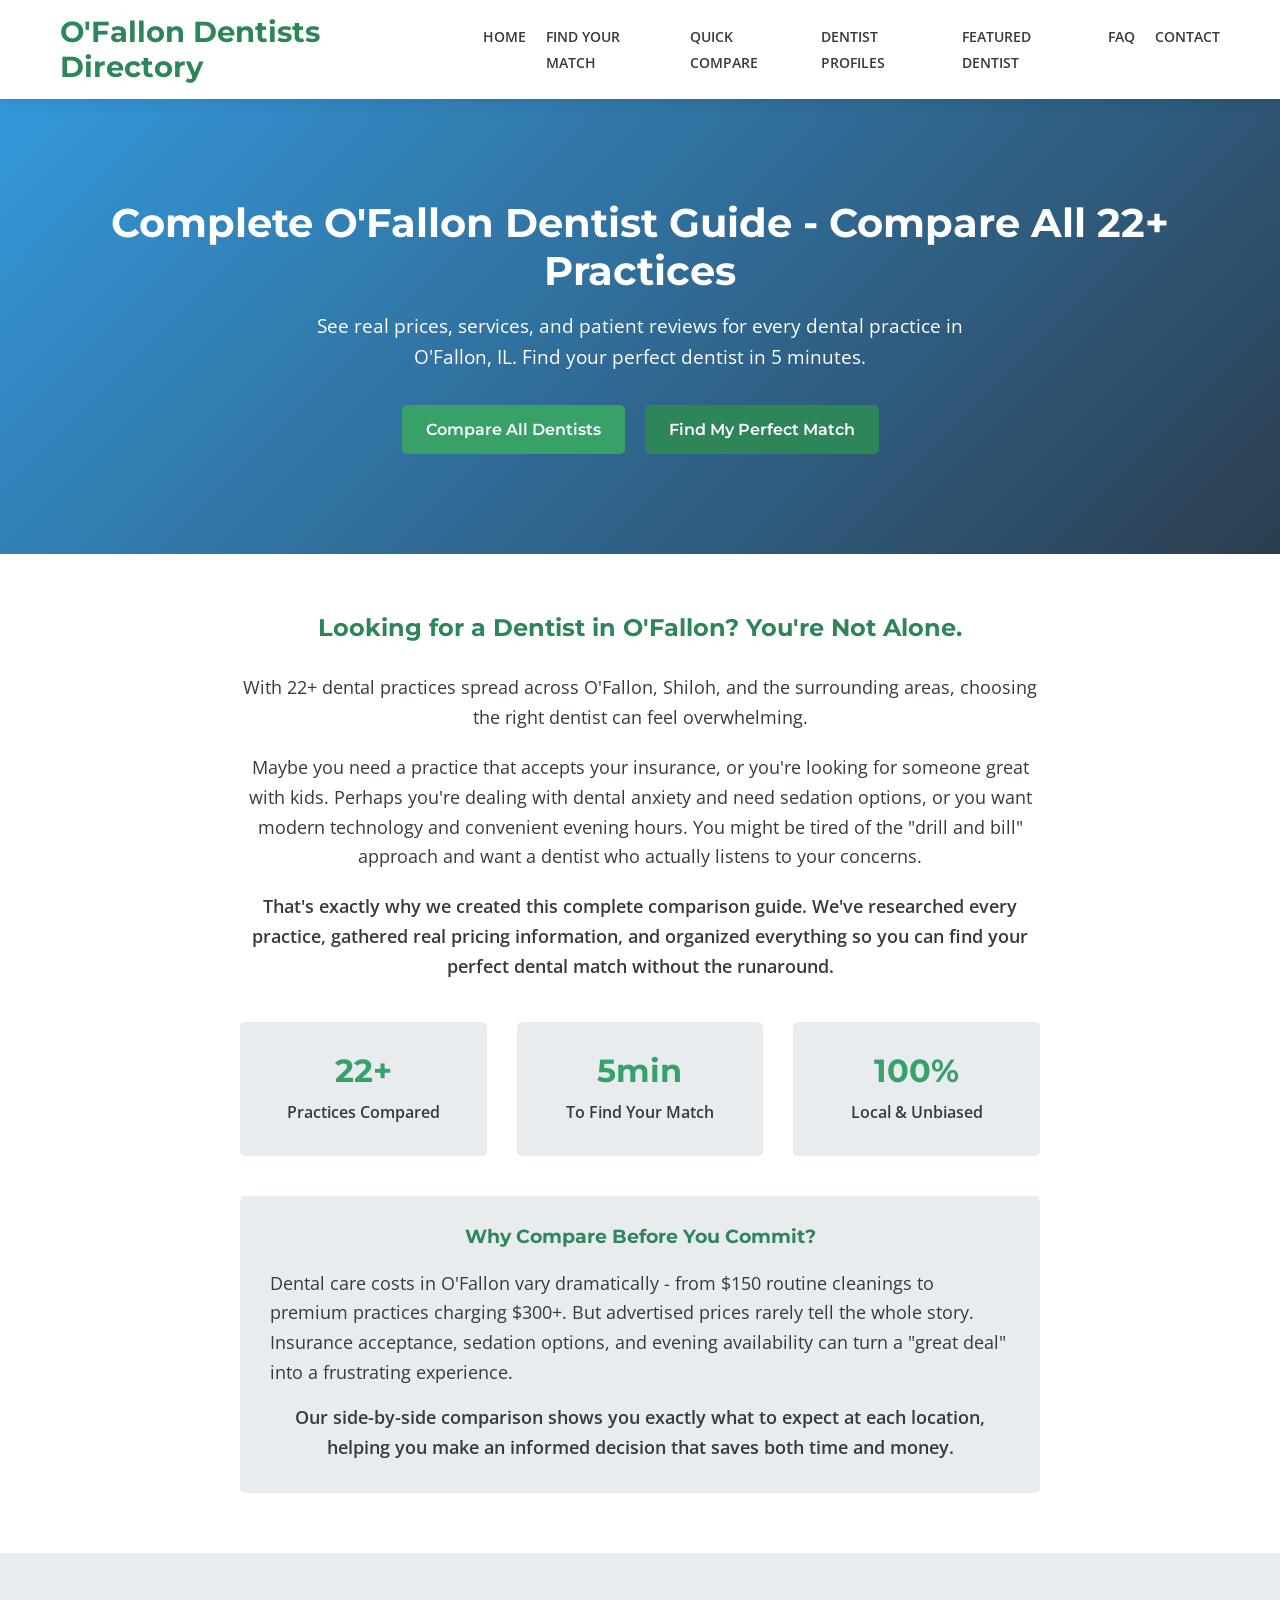
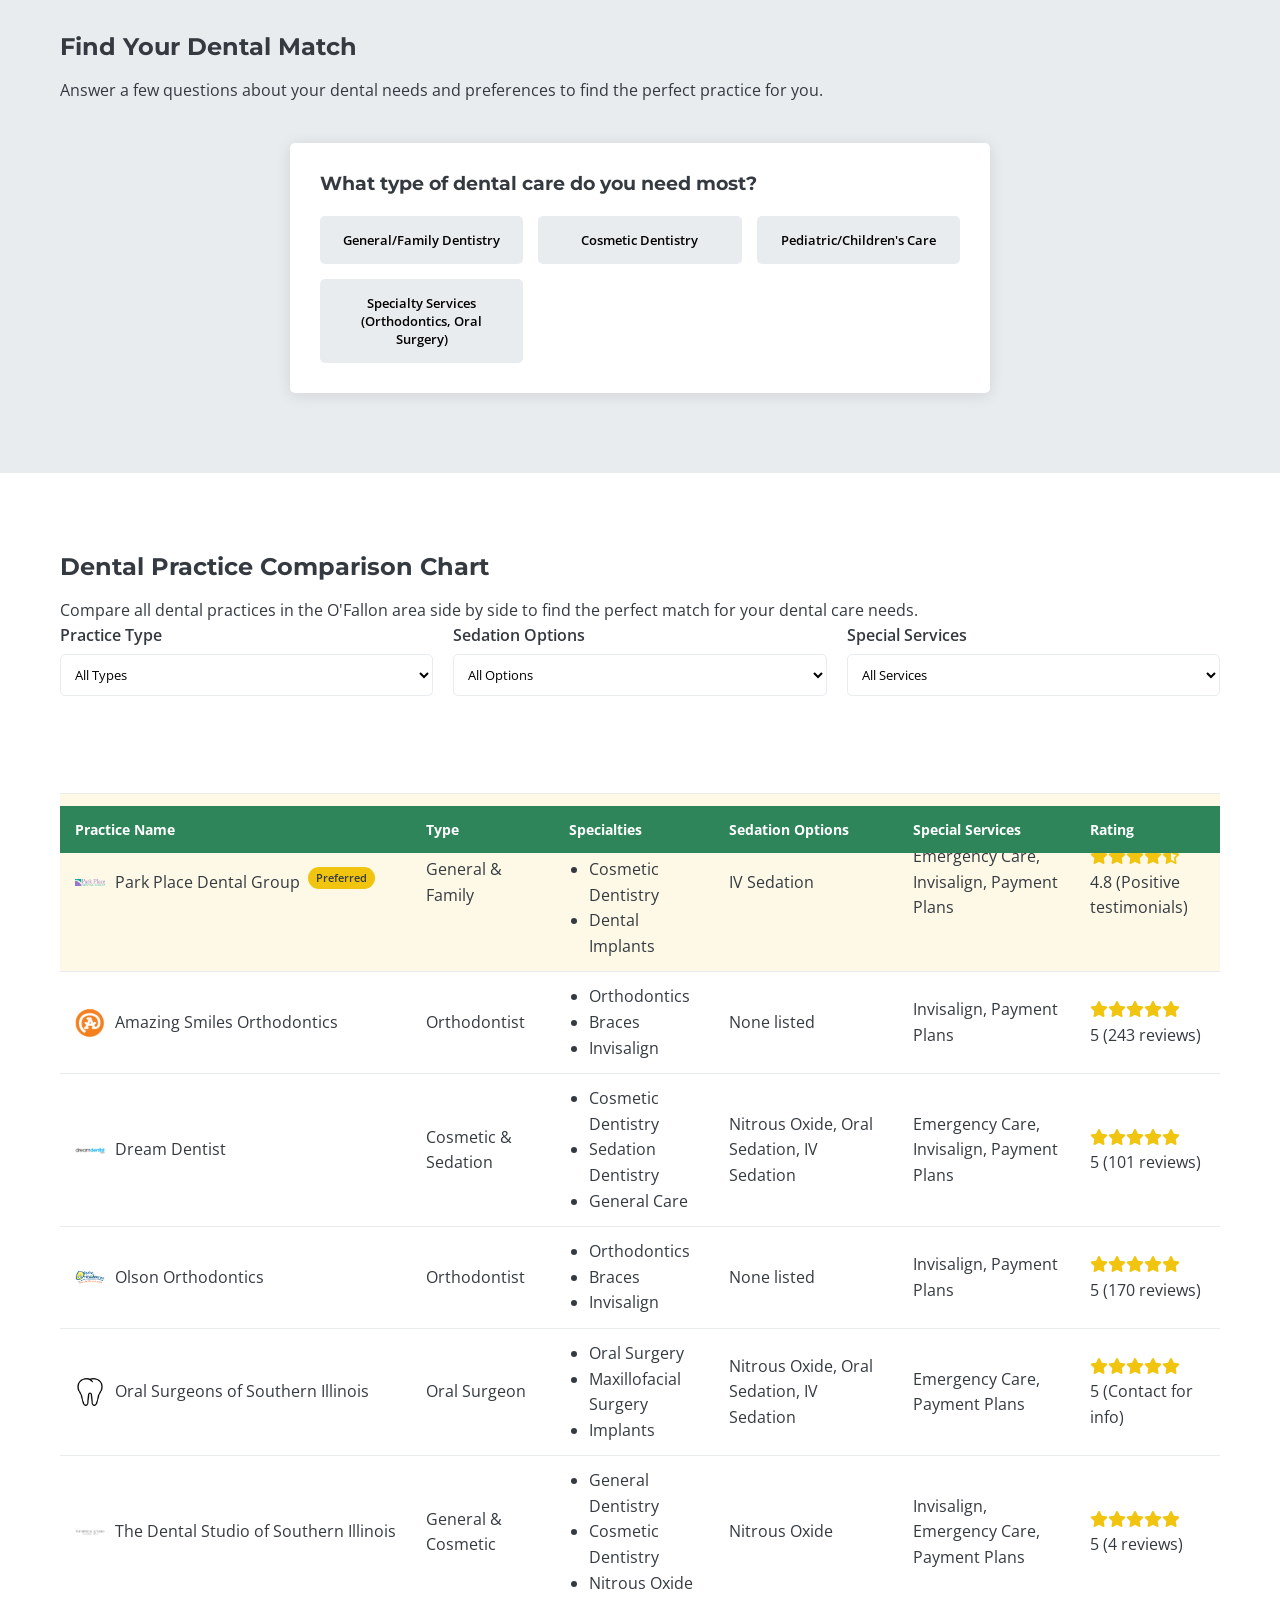
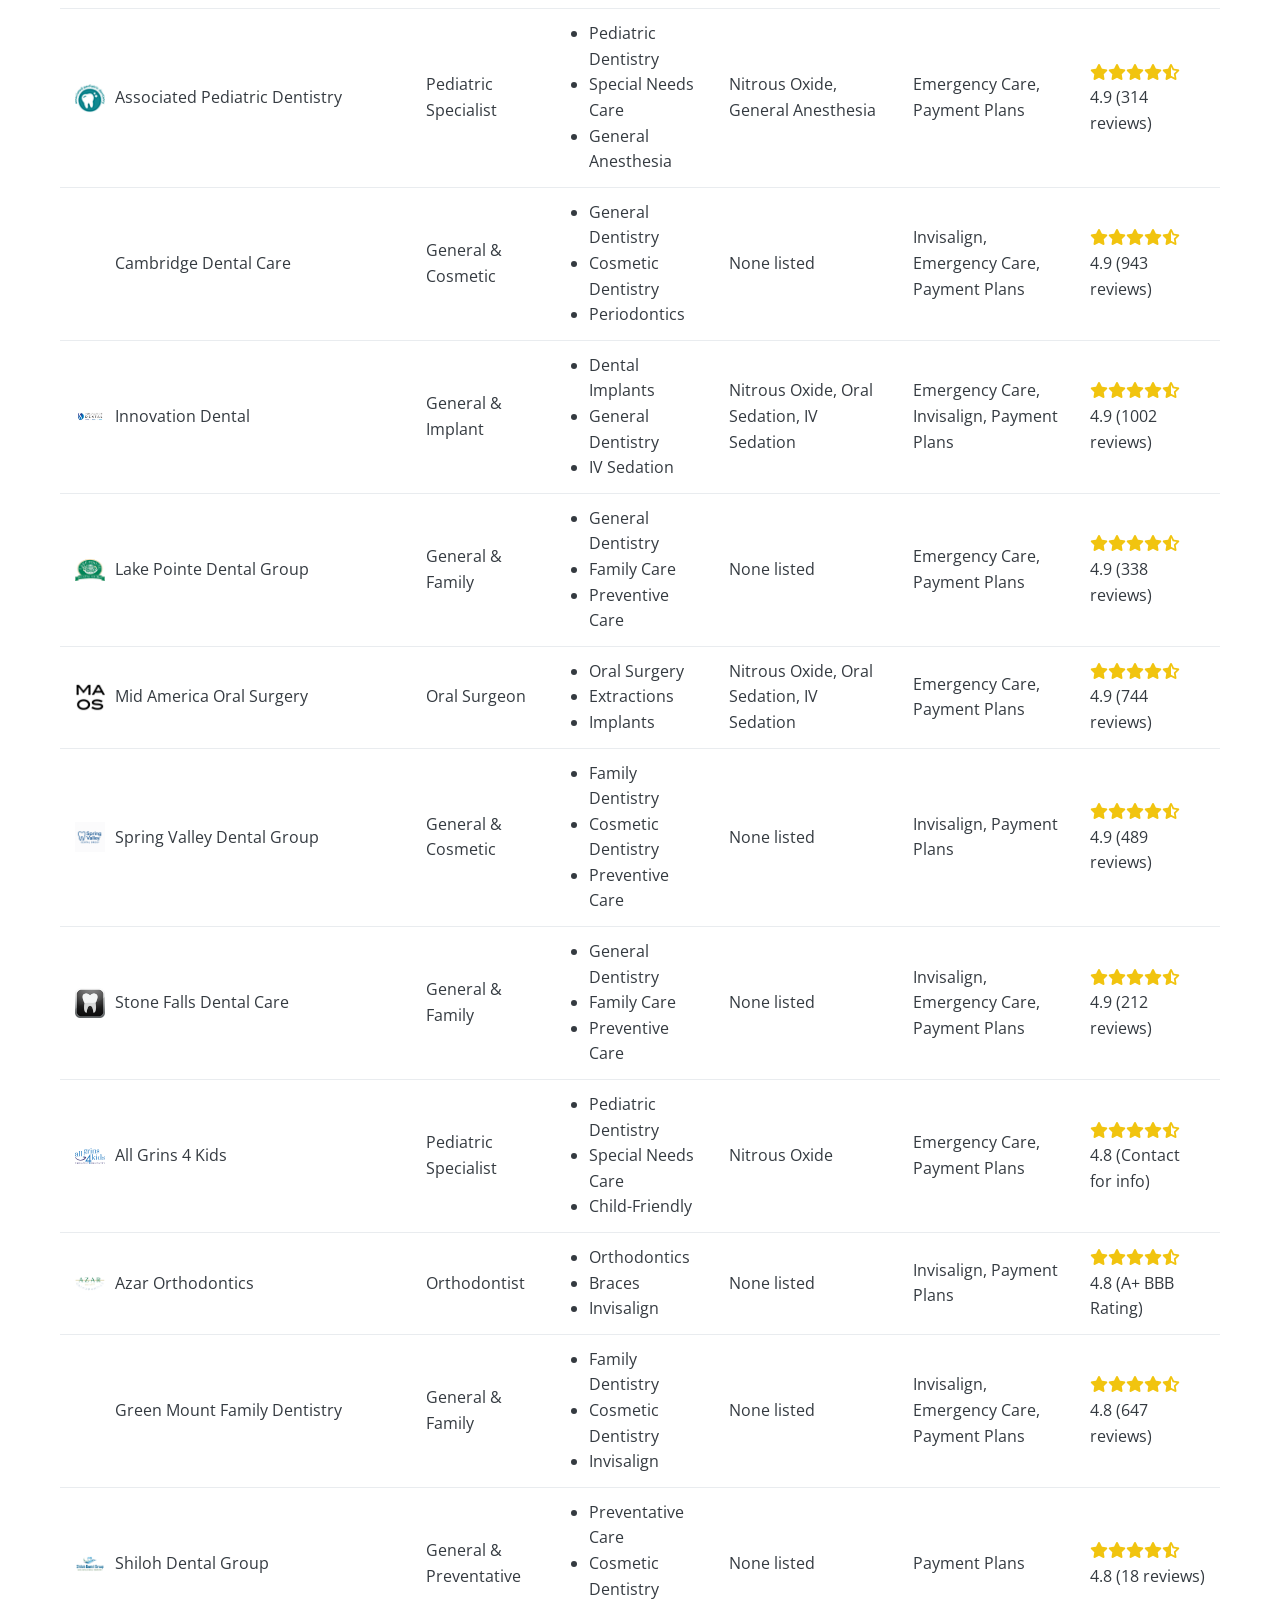
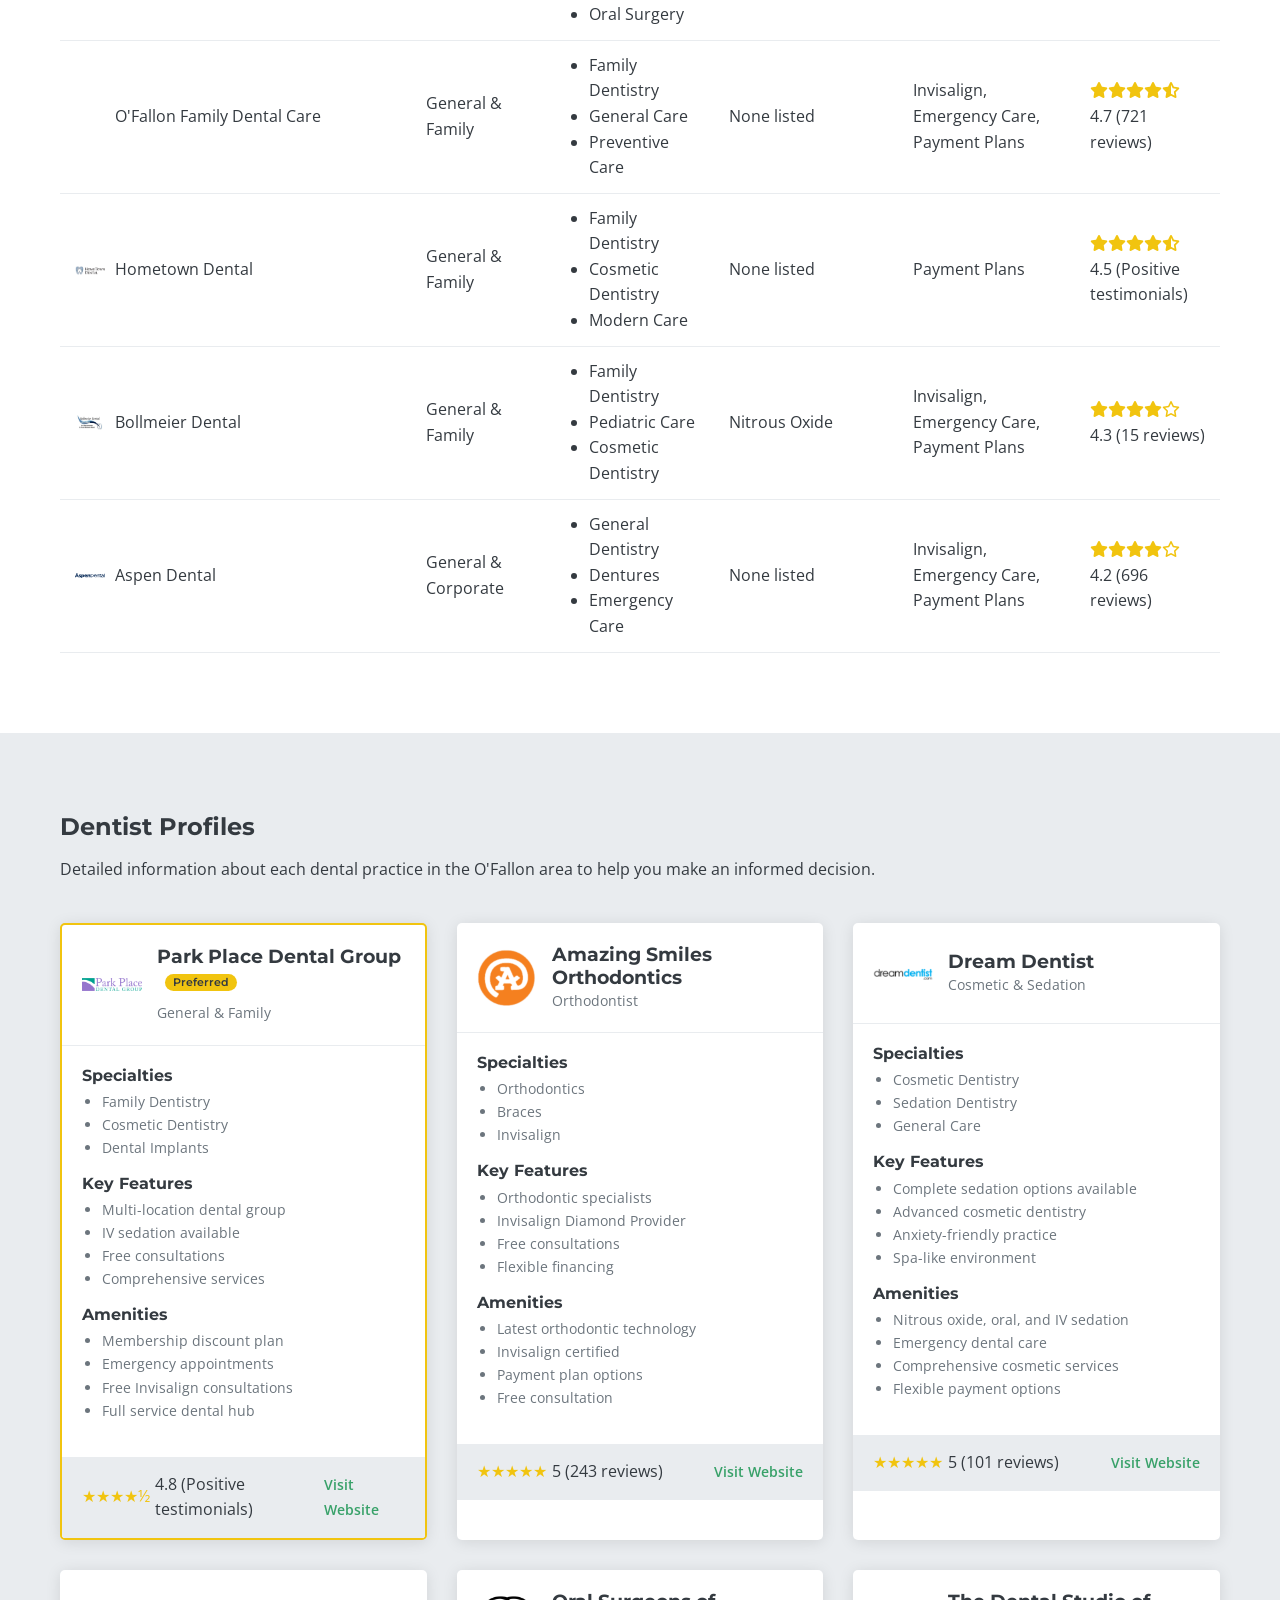
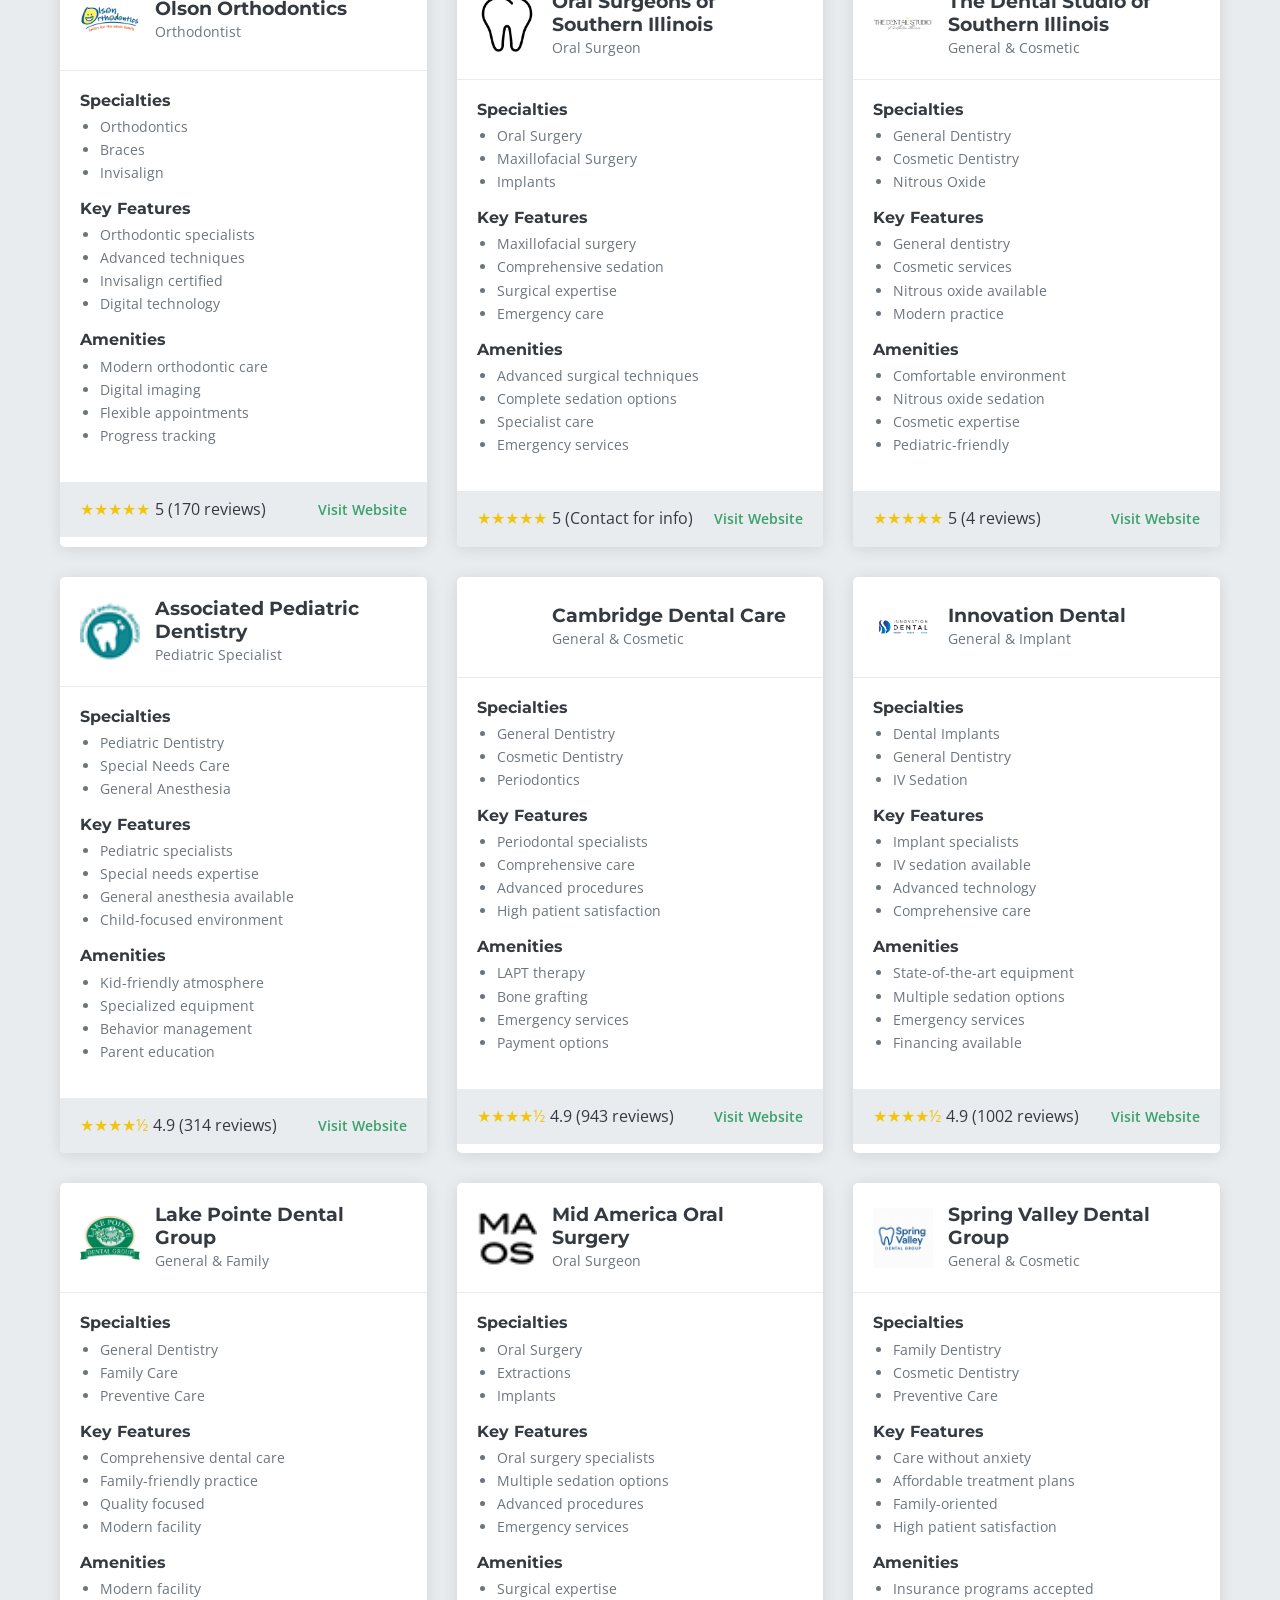
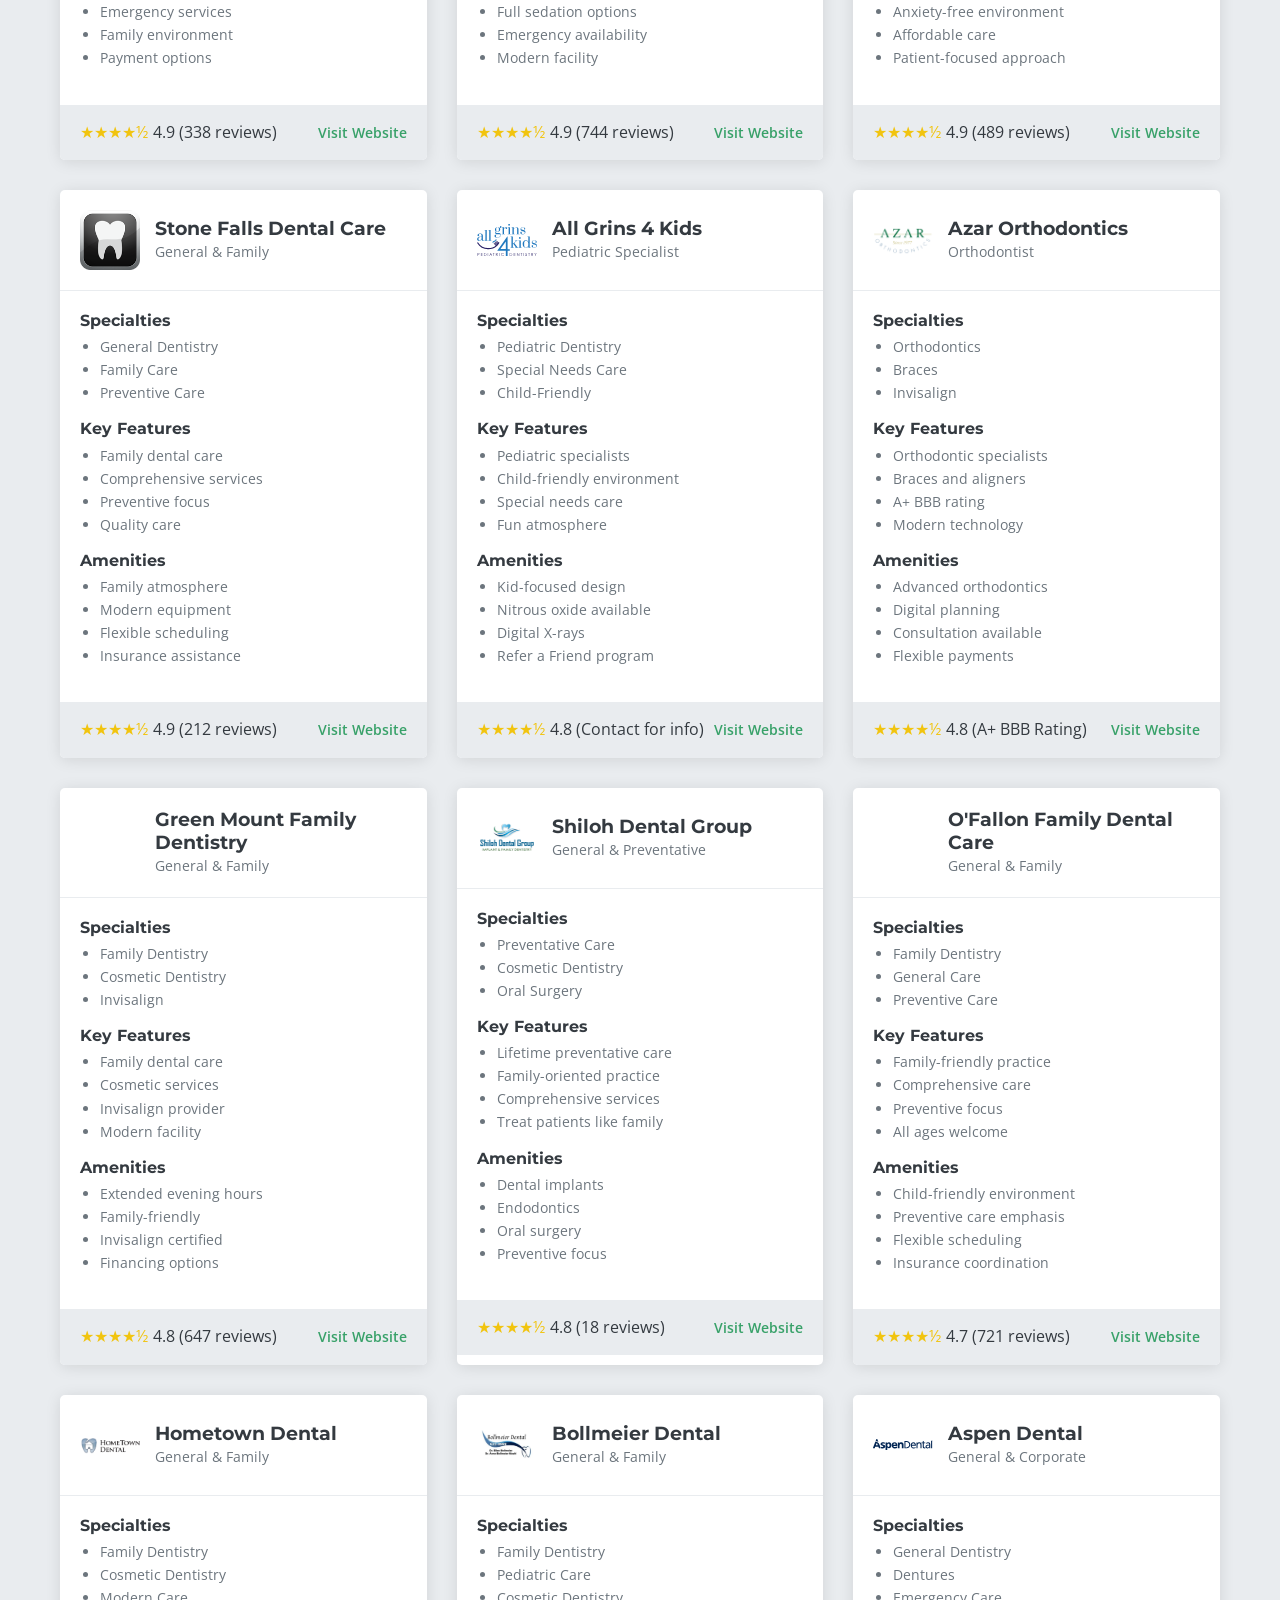
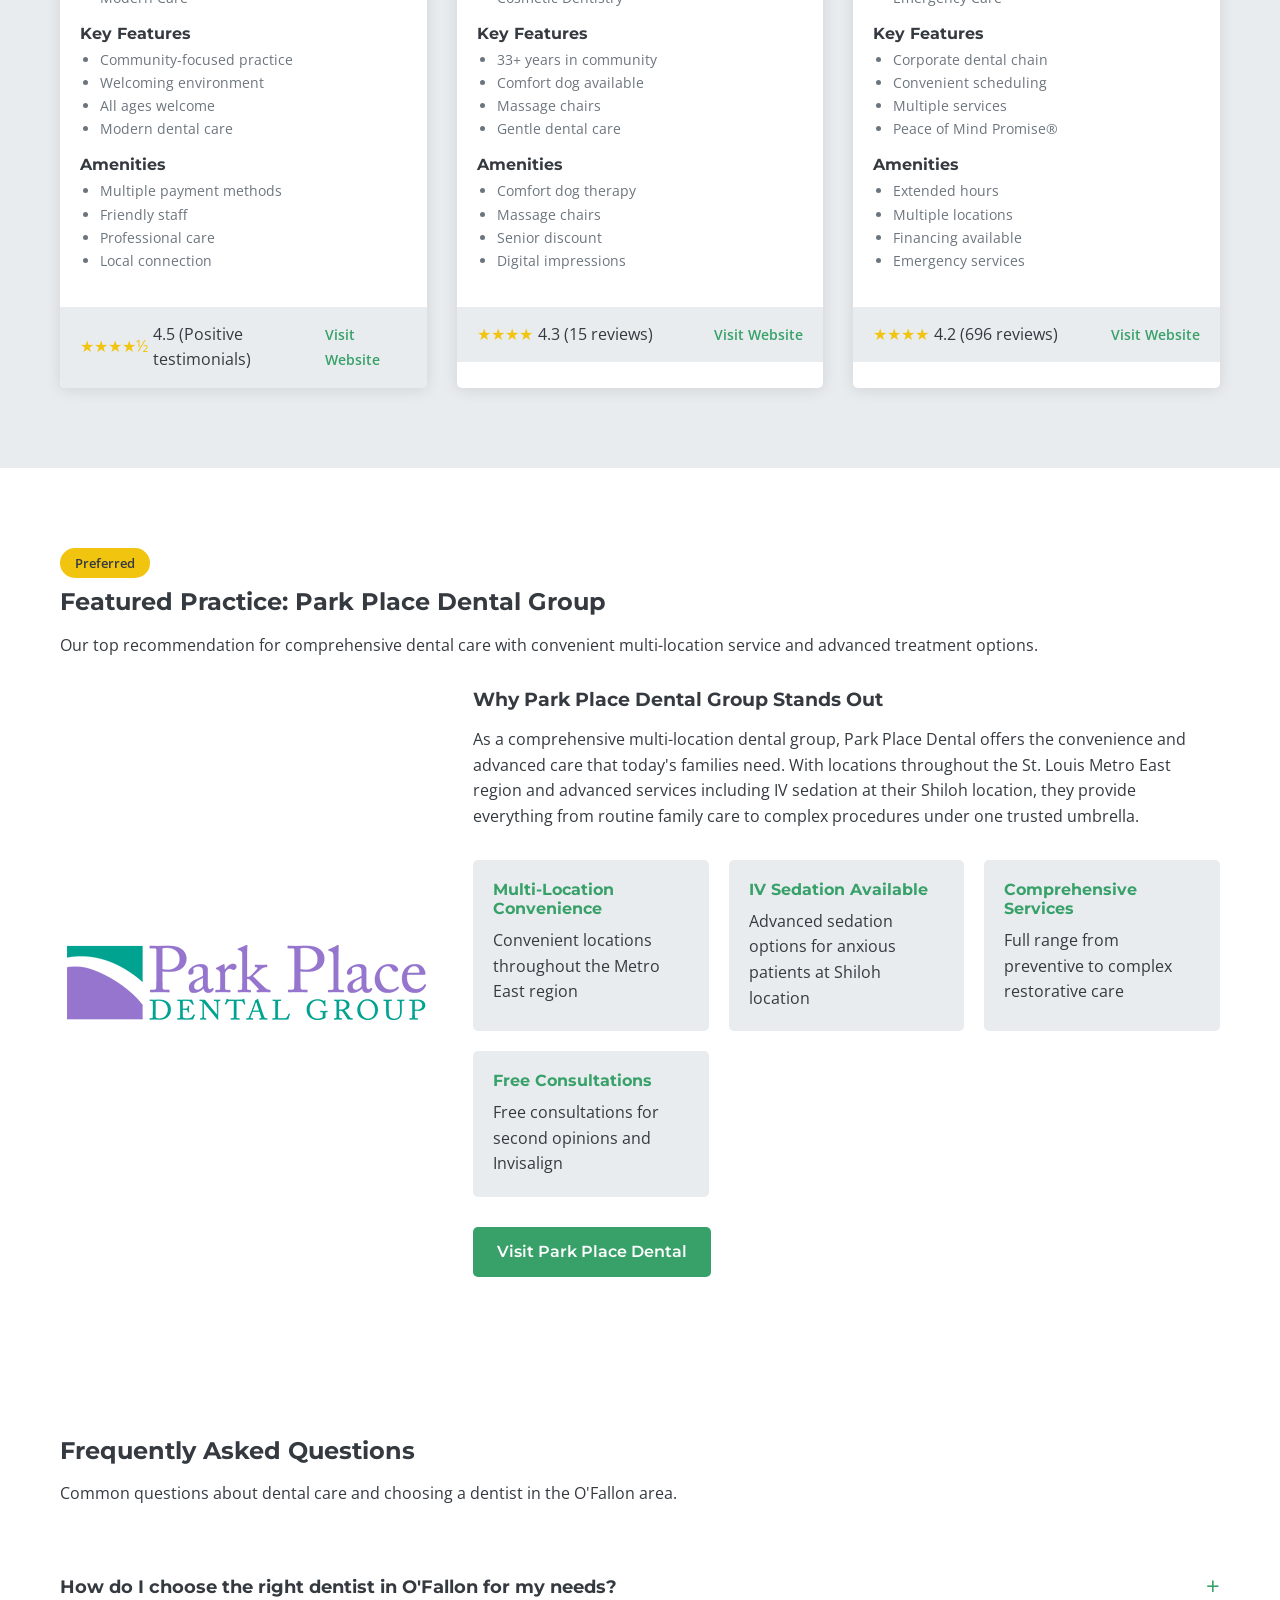
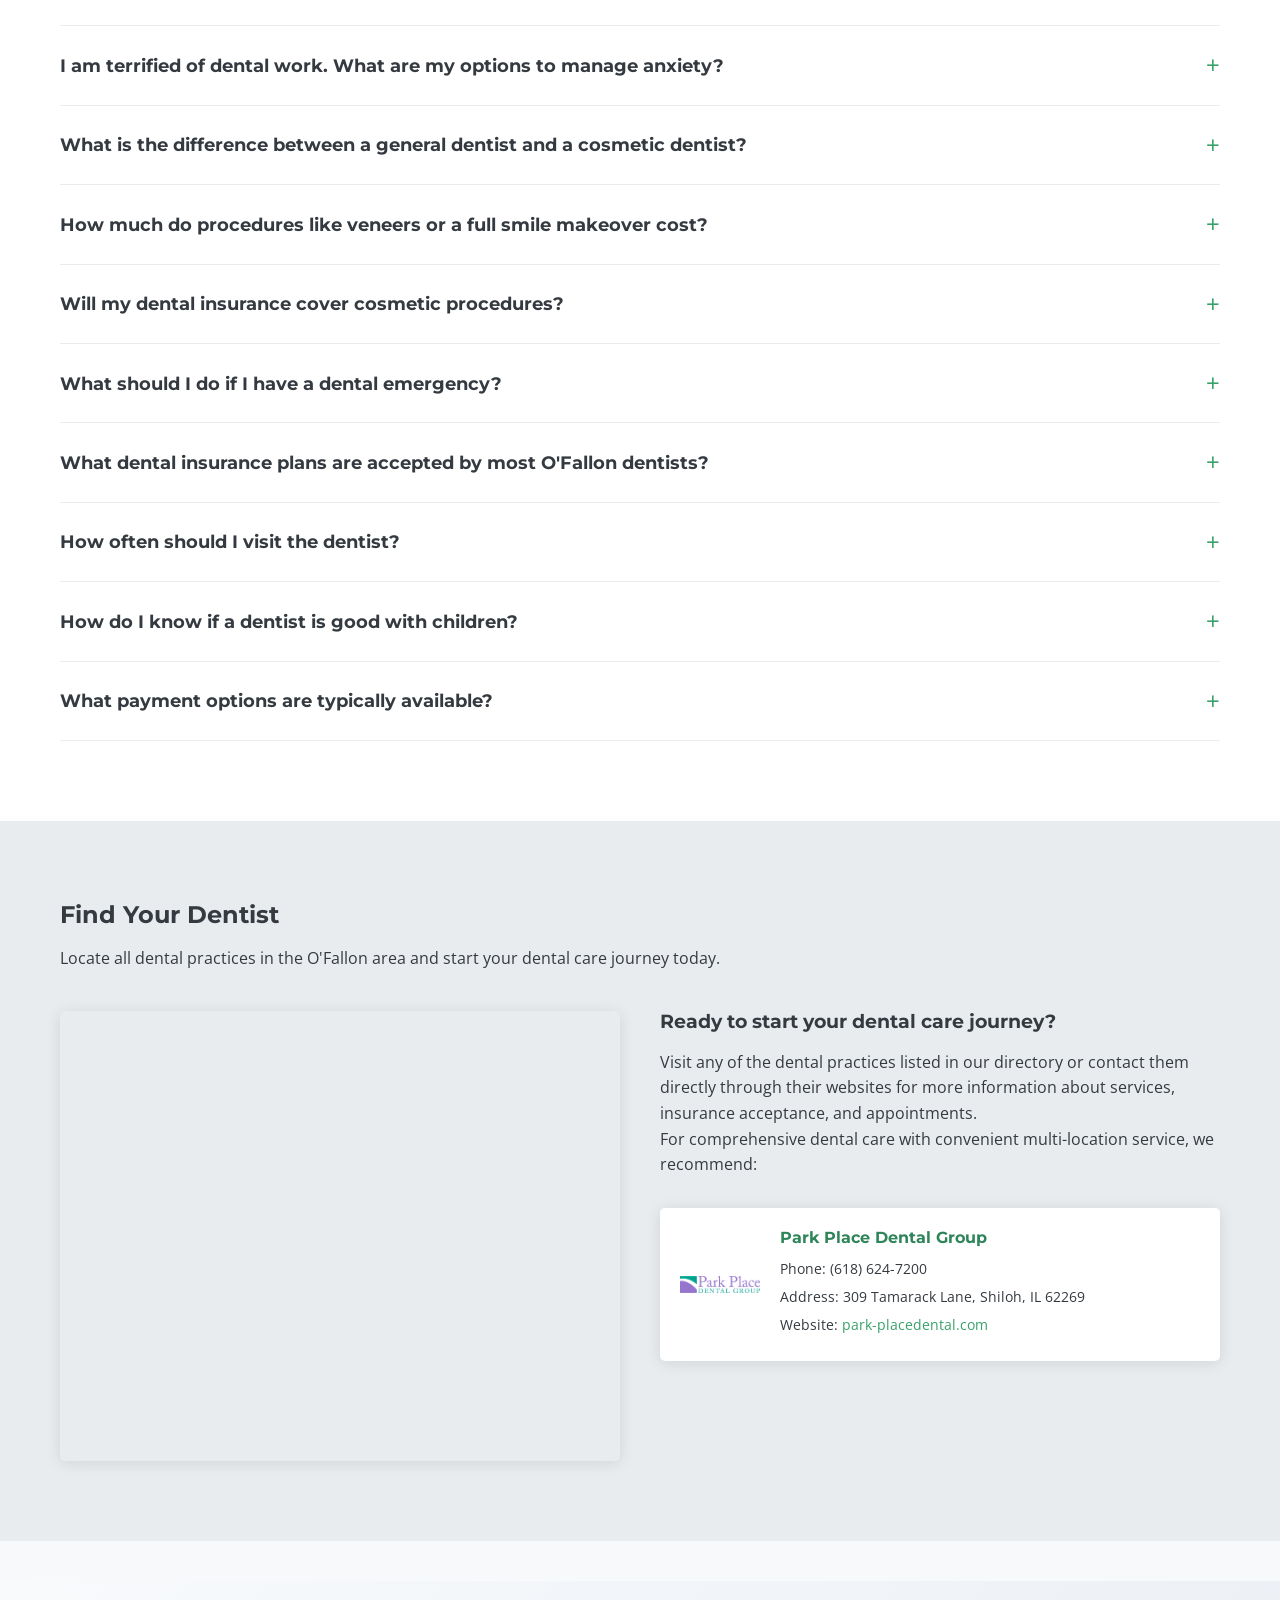
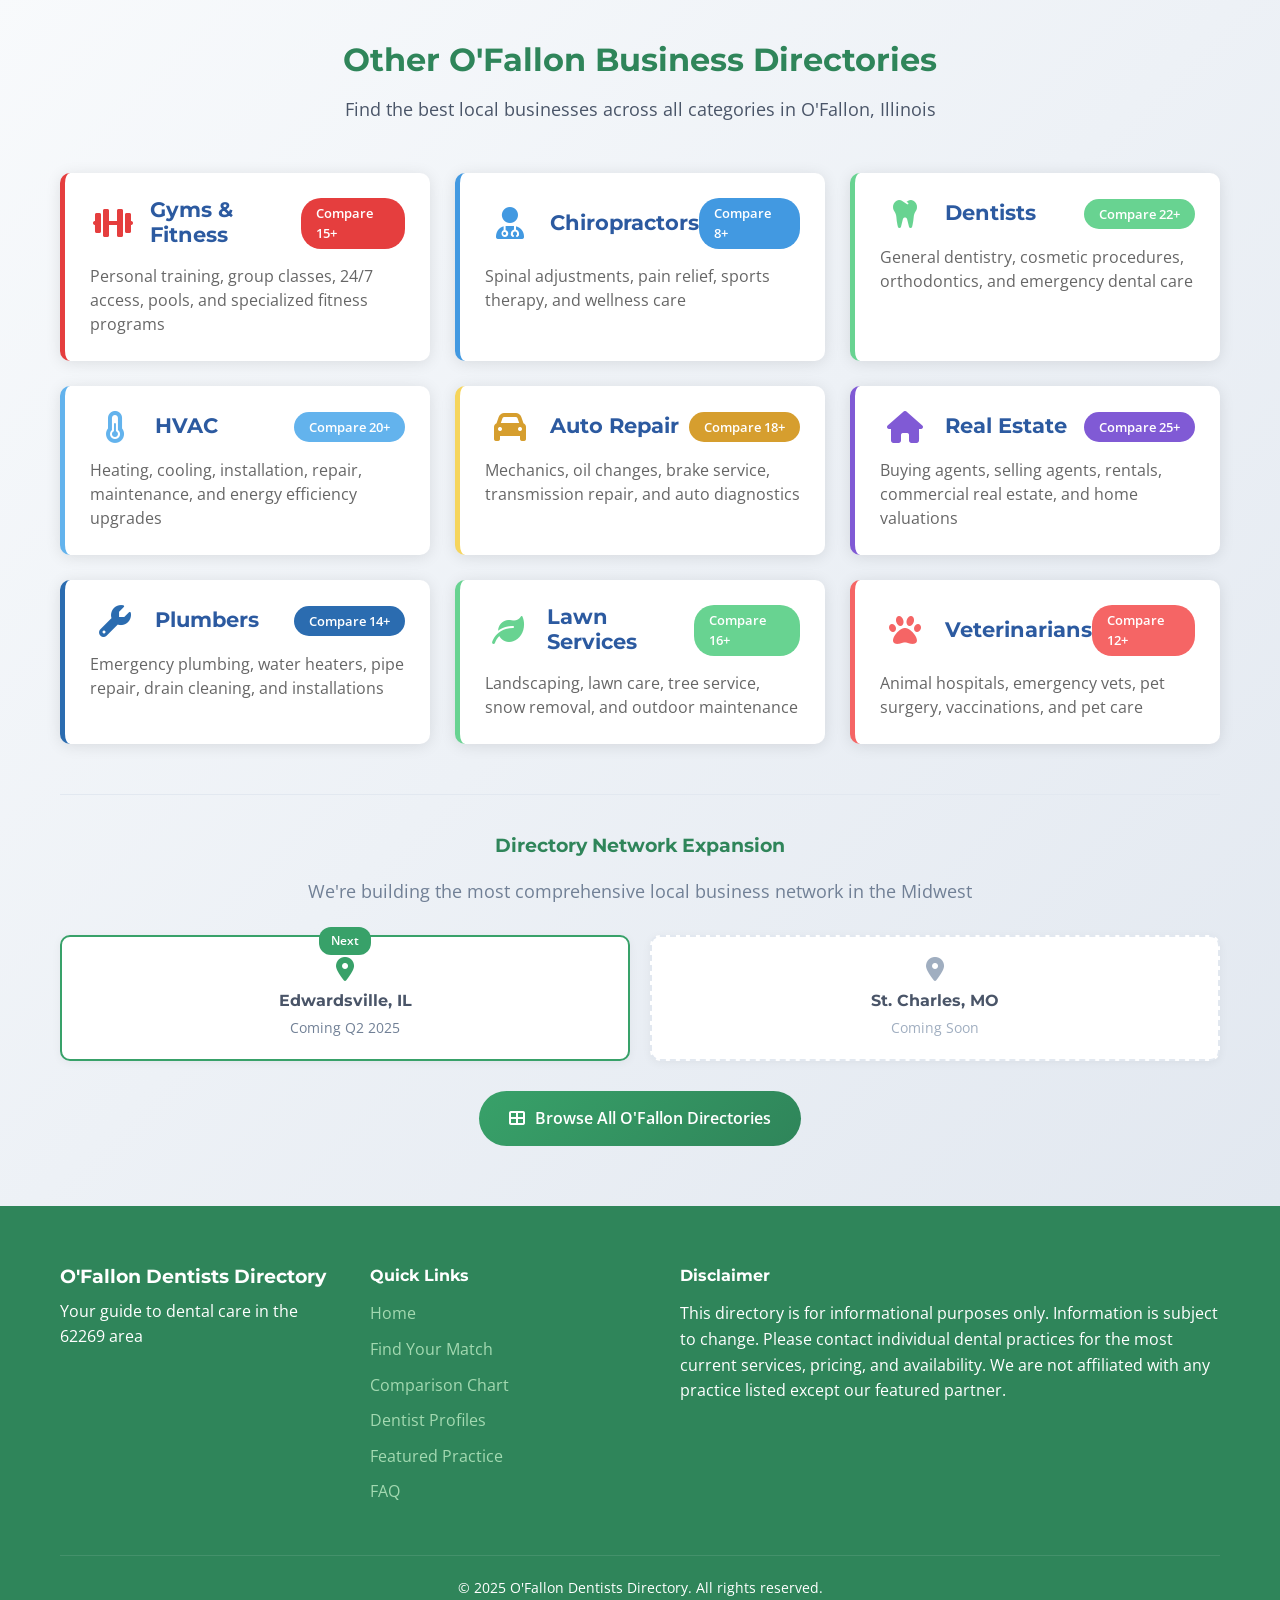
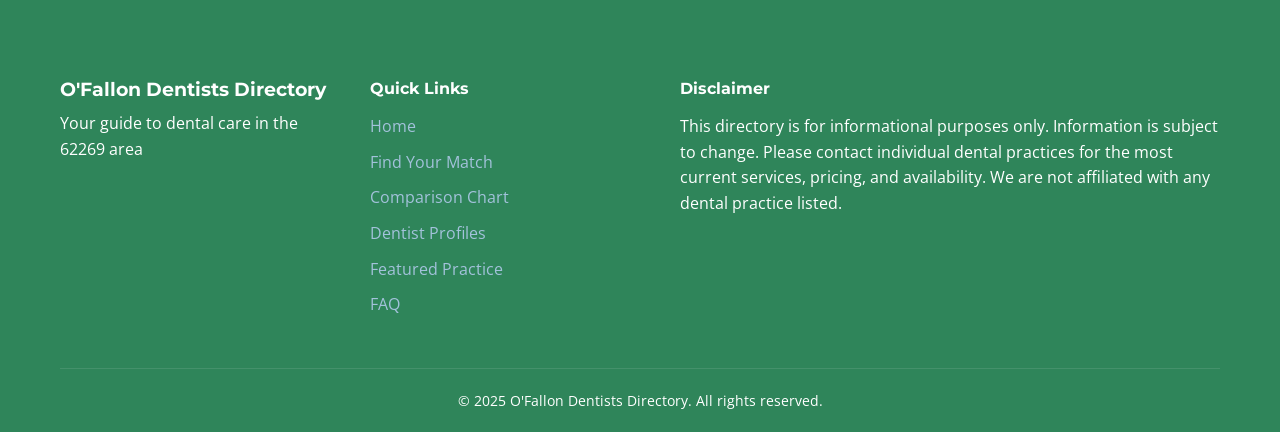
<file: index.html>
<!DOCTYPE html>
<html lang="en">
<head>
    <meta charset="UTF-8">
    <meta name="viewport" content="width=device-width, initial-scale=1.0">
    <title>Complete O'Fallon Dentist Guide - Compare All 22+ Practices</title>
    <meta name="description" content="See real prices, services, and patient reviews for every dental practice in O'Fallon, IL. Find your perfect dentist in 5 minutes.">
    
    <!-- Font Awesome for icons -->
    <link rel="stylesheet" href="https://cdnjs.cloudflare.com/ajax/libs/font-awesome/6.0.0/css/all.min.css">
    <link rel="preconnect" href="https://fonts.googleapis.com">
    <link rel="preconnect" href="https://fonts.gstatic.com" crossorigin>
    <link href="https://fonts.googleapis.com/css2?family=Montserrat:wght@400;500;600;700&family=Open+Sans:wght@400;500;600&display=swap" rel="stylesheet">
    
    <style>
        /* Global Styles */
        :root {
    --primary-color: #38a169;
    --secondary-color: #2f855a;
    --accent-color: #68d391;
            --light-color: #f8f9fa;
            --dark-color: #343a40;
            --gray-color: #6c757d;
            --light-gray: #e9ecef;
            --premium-color: #f1c40f;
            --success-color: #2ecc71;
            --border-radius: 5px;
            --box-shadow: 0 2px 15px rgba(0, 0, 0, 0.1);
            --transition: all 0.3s ease;
        }

        * {
            margin: 0;
            padding: 0;
            box-sizing: border-box;
        }

        html {
            scroll-behavior: smooth;
            scroll-padding-top: 80px;
        }

        body {
            font-family: 'Open Sans', sans-serif;
            line-height: 1.6;
            color: var(--dark-color);
            background-color: var(--light-color);
        }

        h1, h2, h3, h4, h5, h6 {
            font-family: 'Montserrat', sans-serif;
            font-weight: 700;
            margin-bottom: 1rem;
            line-height: 1.2;
        }

        a {
            text-decoration: none;
            color: var(--primary-color);
            transition: var(--transition);
        }

        a:hover {
            color: var(--secondary-color);
        }

        .container {
            width: 100%;
            max-width: 1200px;
            margin: 0 auto;
            padding: 0 20px;
        }

        section {
            padding: 80px 0;
        }

        .btn {
            display: inline-block;
            padding: 12px 24px;
            border-radius: var(--border-radius);
            font-weight: 600;
            text-align: center;
            cursor: pointer;
            transition: var(--transition);
            border: none;
            font-family: 'Montserrat', sans-serif;
        }

        .btn-primary {
            background-color: var(--primary-color);
            color: white;
        }

        .btn-primary:hover {
            background-color: #2980b9;
            color: white;
        }

        .btn-secondary {
            background-color: var(--secondary-color);
            color: white;
        }

        .btn-secondary:hover {
            background-color: #1a252f;
            color: white;
        }

        /* Header Styles */
        header {
            background-color: white;
            box-shadow: var(--box-shadow);
            position: sticky;
            top: 0;
            z-index: 1000;
        }

        header .container {
            display: flex;
            justify-content: space-between;
            align-items: center;
            padding: 15px 20px;
        }

        header h1 {
            font-size: 1.8rem;
            margin: 0;
            color: var(--secondary-color);
        }

        nav ul {
            display: flex;
            list-style: none;
        }

        nav ul li {
            margin-left: 20px;
        }

        nav ul li a {
            color: var(--dark-color);
            font-weight: 600;
            font-size: 0.9rem;
            text-transform: uppercase;
        }

        nav ul li a:hover {
            color: var(--primary-color);
        }

        .menu-toggle {
            display: none;
            flex-direction: column;
            cursor: pointer;
        }

        .menu-toggle span {
            width: 25px;
            height: 3px;
            background-color: var(--dark-color);
            margin: 2px 0;
            transition: var(--transition);
        }

        /* Hero Section */
        .hero {
            background: linear-gradient(135deg, #3498db 0%, #2c3e50 100%);
            color: white;
            text-align: center;
            padding: 100px 0;
        }

        .hero h2 {
            font-size: 2.5rem;
            margin-bottom: 1rem;
        }

        .hero p {
            font-size: 1.2rem;
            margin-bottom: 2rem;
            max-width: 700px;
            margin-left: auto;
            margin-right: auto;
        }

        .hero-buttons {
            display: flex;
            justify-content: center;
            gap: 20px;
        }

        /* Matcher Section */
        .matcher {
            background-color: var(--light-gray);
        }

        .matcher-content {
            max-width: 700px;
            margin: 40px auto 0;
            background-color: white;
            border-radius: var(--border-radius);
            box-shadow: var(--box-shadow);
            overflow: hidden;
        }

        .matcher-question {
            display: none;
            padding: 30px;
        }

        .matcher-question.active {
            display: block;
        }

        .matcher-options {
            display: grid;
            grid-template-columns: repeat(auto-fill, minmax(200px, 1fr));
            gap: 15px;
            margin-top: 20px;
        }

        .matcher-option {
            padding: 15px;
            background-color: var(--light-gray);
            border: none;
            border-radius: var(--border-radius);
            cursor: pointer;
            font-family: 'Open Sans', sans-serif;
            font-weight: 600;
            transition: var(--transition);
        }

        .matcher-option:hover {
            background-color: var(--primary-color);
            color: white;
        }

        .matcher-result {
            display: none;
            padding: 30px;
            text-align: center;
        }

        .matcher-result.active {
            display: block;
        }

        #result-content {
            margin: 20px 0;
        }

        /* Comparison Section */
        .comparison {
            background-color: white;
        }

        .filters {
            display: flex;
            flex-wrap: wrap;
            gap: 20px;
            margin-bottom: 30px;
        }

        .filter-group {
            flex: 1;
            min-width: 200px;
        }

        .filter-group label {
            display: block;
            margin-bottom: 5px;
            font-weight: 600;
        }

        .filter-group select {
            width: 100%;
            padding: 10px;
            border: 1px solid var(--light-gray);
            border-radius: var(--border-radius);
            background-color: white;
            font-family: 'Open Sans', sans-serif;
        }

        .table-container {
            overflow-x: auto;
            margin-top: 20px;
        }

        table {
            width: 100%;
            border-collapse: collapse;
            margin-top: 20px;
        }

        th, td {
            padding: 12px 15px;
            text-align: left;
            border-bottom: 1px solid var(--light-gray);
        }

        th {
            background-color: var(--secondary-color);
            color: white;
            position: sticky;
            top: 80px;
            z-index: 100;
            white-space: nowrap;
            font-size: 0.9rem;
        }

        tbody tr {
            transition: var(--transition);
        }

        tbody tr:hover {
            background-color: var(--light-gray);
        }

        .premium-row {
            background-color: rgba(241, 196, 15, 0.1);
        }

        .premium-row:hover {
            background-color: rgba(241, 196, 15, 0.2);
        }

        .dentist-logo-small {
            height: 30px;
            width: 30px;
            margin-right: 10px;
            object-fit: contain;
        }

        .dentist-name-cell {
            vertical-align: middle;
        }

        .name-wrapper {
            display: flex;
            align-items: center;
            white-space: nowrap;
        }

        td {
            vertical-align: middle;
        }

        .star-rating {
            color: var(--premium-color);
        }

        /* Profiles Section */
        .profiles {
            background-color: var(--light-gray);
        }

        .profile-grid {
            display: grid;
            grid-template-columns: repeat(auto-fill, minmax(300px, 1fr));
            gap: 30px;
            margin-top: 40px;
        }

        .profile-card {
            background-color: white;
            border-radius: var(--border-radius);
            overflow: hidden;
            box-shadow: var(--box-shadow);
            transition: var(--transition);
        }

        .profile-card:hover {
            transform: translateY(-5px);
            box-shadow: 0 10px 20px rgba(0, 0, 0, 0.15);
        }

        .profile-header {
            padding: 20px;
            display: flex;
            align-items: center;
            border-bottom: 1px solid var(--light-gray);
        }

        .profile-logo {
            width: 60px;
            height: 60px;
            object-fit: contain;
            margin-right: 15px;
        }

        .profile-title h3 {
            margin: 0;
            font-size: 1.2rem;
        }

        .profile-type {
            font-size: 0.9rem;
            color: var(--gray-color);
        }

        .profile-body {
            padding: 20px;
        }

        .profile-info {
            margin-bottom: 15px;
        }

        .profile-info h4 {
            font-size: 1rem;
            margin-bottom: 5px;
        }

        .profile-info p, .profile-info ul {
            font-size: 0.9rem;
            color: var(--gray-color);
        }

        .profile-info ul {
            padding-left: 20px;
            margin-top: 5px;
        }

        .profile-footer {
            padding: 15px 20px;
            background-color: var(--light-gray);
            display: flex;
            justify-content: space-between;
            align-items: center;
        }

        .profile-rating {
            display: flex;
            align-items: center;
        }

        .profile-rating .star-rating {
            margin-right: 5px;
        }

        .profile-link a {
            font-weight: 600;
            font-size: 0.9rem;
        }

        .premium-card {
            border: 2px solid var(--premium-color);
        }

        .premium-badge {
            background-color: var(--premium-color);
            color: var(--dark-color);
            padding: 5px 15px;
            border-radius: 20px;
            font-weight: 600;
            font-size: 0.8rem;
            display: inline-block;
            margin-bottom: 10px;
        }

        /* Featured Section */
        .featured {
            background-color: white;
        }

        .featured-content {
            display: flex;
            flex-wrap: wrap;
            gap: 40px;
            margin-top: 30px;
        }

        .featured-image {
            flex: 1;
            min-width: 300px;
            display: flex;
            justify-content: center;
            align-items: center;
        }

        .featured-logo {
            max-width: 100%;
            max-height: 300px;
            object-fit: contain;
        }

        .featured-info {
            flex: 2;
            min-width: 300px;
        }

        .featured-benefits {
            display: grid;
            grid-template-columns: repeat(auto-fill, minmax(200px, 1fr));
            gap: 20px;
            margin: 30px 0;
        }

        .benefit {
            background-color: var(--light-gray);
            padding: 20px;
            border-radius: var(--border-radius);
            transition: var(--transition);
        }

        .benefit:hover {
            transform: translateY(-5px);
            box-shadow: var(--box-shadow);
        }

        .benefit h4 {
            color: var(--primary-color);
            margin-bottom: 10px;
        }

        /* FAQ Section */
        .faq {
            background-color: white;
        }

        .faq-list {
            margin-top: 40px;
        }

        .faq-item {
            border-bottom: 1px solid var(--light-gray);
        }

        .faq-question {
            padding: 20px 0;
            display: flex;
            justify-content: space-between;
            align-items: center;
            cursor: pointer;
        }

        .faq-question h3 {
            margin: 0;
            font-size: 1.1rem;
            flex: 1;
        }

        .faq-toggle {
            font-size: 1.5rem;
            color: var(--primary-color);
            transition: var(--transition);
        }

        .faq-answer {
            padding: 0 0 20px;
            display: none;
        }

        .faq-item.active .faq-toggle {
            transform: rotate(45deg);
        }

        .faq-item.active .faq-answer {
            display: block;
        }

        .faq-answer p {
            margin-bottom: 15px;
        }

        .faq-answer ul {
            padding-left: 20px;
            margin-bottom: 15px;
        }

        /* Contact Section */
        .contact {
            background-color: var(--light-gray);
        }

        .contact-content {
            display: flex;
            flex-wrap: wrap;
            gap: 40px;
            margin-top: 40px;
        }

        .map-container {
            flex: 1;
            min-width: 300px;
            height: 450px;
        }

        .map-container iframe {
            border-radius: var(--border-radius);
            box-shadow: var(--box-shadow);
        }

        .contact-info {
            flex: 1;
            min-width: 300px;
        }

        .premium-contact {
            margin-top: 30px;
            display: flex;
            align-items: center;
            background-color: white;
            padding: 20px;
            border-radius: var(--border-radius);
            box-shadow: var(--box-shadow);
        }

        .contact-logo {
            width: 80px;
            height: 80px;
            object-fit: contain;
            margin-right: 20px;
        }

        .premium-contact h4 {
            margin-bottom: 10px;
            color: var(--secondary-color);
        }

        .premium-contact p {
            margin-bottom: 5px;
            font-size: 0.9rem;
        }

        /* Footer */
        footer {
            background-color: var(--secondary-color);
            color: white;
            padding: 60px 0 20px;
        }

        .footer-content {
            display: flex;
            flex-wrap: wrap;
            gap: 40px;
            margin-bottom: 40px;
        }

        .footer-logo {
            flex: 1;
            min-width: 200px;
        }

        .footer-logo h3 {
            margin-bottom: 10px;
        }

        .footer-links {
            flex: 1;
            min-width: 200px;
        }

        .footer-links ul {
            list-style: none;
            margin-top: 15px;
        }

        .footer-links ul li {
            margin-bottom: 10px;
        }

        .footer-links ul li a {
            color: #a3c2db;
        }

        .footer-links ul li a:hover {
            color: white;
        }

        .footer-disclaimer {
            flex: 2;
            min-width: 300px;
        }

        .footer-bottom {
            text-align: center;
            padding-top: 20px;
            border-top: 1px solid rgba(255, 255, 255, 0.1);
            font-size: 0.9rem;
        }

        /* Responsive Styles */
        @media (max-width: 768px) {
            header .container {
                flex-direction: column;
                align-items: flex-start;
            }
            
            nav {
                width: 100%;
                margin-top: 15px;
            }
            
            nav ul {
                flex-direction: column;
                display: none;
            }
            
            nav ul.active {
                display: flex;
            }
            
            nav ul li {
                margin: 10px 0;
                margin-left: 0;
            }
            
            .menu-toggle {
                display: flex;
                position: absolute;
                top: 20px;
                right: 20px;
            }
            
            .hero {
                padding: 60px 0;
            }
            
            .hero h2 {
                font-size: 2rem;
            }
            
            .hero-buttons {
                flex-direction: column;
                gap: 10px;
            }
            
            .featured-content {
                flex-direction: column;
            }
            
            .featured-image {
                order: -1;
            }
            
            section {
                padding: 60px 0;
            }
        }

        @media (max-width: 480px) {
            .filters {
                flex-direction: column;
            }
            
            .matcher-options {
                grid-template-columns: 1fr;
            }
            
            .profile-grid {
                grid-template-columns: 1fr;
            }
            
            .featured-benefits {
                grid-template-columns: 1fr;
            }
        }
    </style>
</head>
<body>
    <!-- Header -->
    <header>
        <div class="container">
            <h1>O'Fallon Dentists Directory</h1>
            <nav>
                <div class="menu-toggle">
                    <span></span>
                    <span></span>
                    <span></span>
                </div>
                <ul>
                    <li><a href="#hero">Home</a></li>
                    <li><a href="#matcher">Find Your Match</a></li>
                    <li><a href="#comparison">Quick Compare</a></li>
                    <li><a href="#profiles">Dentist Profiles</a></li>
                    <li><a href="#featured">Featured Dentist</a></li>
                    <li><a href="#faq">FAQ</a></li>
                    <li><a href="#contact">Contact</a></li>
                </ul>
            </nav>
        </div>
    </header>

    <!-- Hero Section -->
    <section id="hero" class="hero">
        <div class="container">
            <h2>Complete O'Fallon Dentist Guide - Compare All 22+ Practices</h2>
            <p>See real prices, services, and patient reviews for every dental practice in O'Fallon, IL. Find your perfect dentist in 5 minutes.</p>
            <div class="hero-buttons">
                <a href="#comparison" class="btn btn-primary">Compare All Dentists</a>
                <a href="#matcher" class="btn btn-secondary">Find My Perfect Match</a>
            </div>
        </div>
    </section>

    <!-- Local Story Section -->
    <section style="background-color: white; padding: 60px 0;">
        <div class="container">
            <h2 style="color: var(--secondary-color); margin-bottom: 30px; text-align: center;">Looking for a Dentist in O'Fallon? You're Not Alone.</h2>
            <div style="max-width: 800px; margin: 0 auto; text-align: center;">
                <p style="font-size: 1.1rem; line-height: 1.7; margin-bottom: 20px;">
                    With 22+ dental practices spread across O'Fallon, Shiloh, and the surrounding areas, choosing the right dentist can feel overwhelming.
                </p>
                <p style="font-size: 1.1rem; line-height: 1.7; margin-bottom: 20px;">
                    Maybe you need a practice that accepts your insurance, or you're looking for someone great with kids. Perhaps you're dealing with dental anxiety and need sedation options, or you want modern technology and convenient evening hours. You might be tired of the "drill and bill" approach and want a dentist who actually listens to your concerns.
                </p>
                <p style="font-size: 1.1rem; line-height: 1.7; margin-bottom: 30px; font-weight: 600;">
                    That's exactly why we created this complete comparison guide. We've researched every practice, gathered real pricing information, and organized everything so you can find your perfect dental match without the runaround.
                </p>
                
                <!-- Stats Section -->
                <div style="display: grid; grid-template-columns: repeat(auto-fit, minmax(200px, 1fr)); gap: 30px; margin: 40px 0; text-align: center;">
                    <div style="background-color: var(--light-gray); padding: 30px 20px; border-radius: var(--border-radius);">
                        <h3 style="font-size: 2rem; color: var(--primary-color); margin-bottom: 10px;">22+</h3>
                        <p style="font-weight: 600; margin: 0;">Practices Compared</p>
                    </div>
                    <div style="background-color: var(--light-gray); padding: 30px 20px; border-radius: var(--border-radius);">
                        <h3 style="font-size: 2rem; color: var(--primary-color); margin-bottom: 10px;">5min</h3>
                        <p style="font-weight: 600; margin: 0;">To Find Your Match</p>
                    </div>
                    <div style="background-color: var(--light-gray); padding: 30px 20px; border-radius: var(--border-radius);">
                        <h3 style="font-size: 2rem; color: var(--primary-color); margin-bottom: 10px;">100%</h3>
                        <p style="font-weight: 600; margin: 0;">Local & Unbiased</p>
                    </div>
                </div>

                <!-- Why Compare Section -->
                <div style="background-color: var(--light-gray); padding: 30px; border-radius: var(--border-radius); margin-top: 40px; text-align: left;">
                    <h3 style="color: var(--secondary-color); margin-bottom: 20px; text-align: center;">Why Compare Before You Commit?</h3>
                    <p style="font-size: 1.1rem; line-height: 1.7; margin-bottom: 15px;">
                        Dental care costs in O'Fallon vary dramatically - from $150 routine cleanings to premium practices charging $300+. But advertised prices rarely tell the whole story. Insurance acceptance, sedation options, and evening availability can turn a "great deal" into a frustrating experience.
                    </p>
                    <p style="font-size: 1.1rem; line-height: 1.7; margin: 0; font-weight: 600; text-align: center;">
                        Our side-by-side comparison shows you exactly what to expect at each location, helping you make an informed decision that saves both time and money.
                    </p>
                </div>
            </div>
        </div>
    </section>

    <!-- Matcher Section -->
    <section id="matcher" class="matcher">
        <div class="container">
            <h2>Find Your Dental Match</h2>
            <p>Answer a few questions about your dental needs and preferences to find the perfect practice for you.</p>
            
            <div class="matcher-content">
                <div class="matcher-question active" id="question-1">
                    <h3>What type of dental care do you need most?</h3>
                    <div class="matcher-options">
                        <button class="matcher-option" data-value="general">General/Family Dentistry</button>
                        <button class="matcher-option" data-value="cosmetic">Cosmetic Dentistry</button>
                        <button class="matcher-option" data-value="pediatric">Pediatric/Children's Care</button>
                        <button class="matcher-option" data-value="specialty">Specialty Services (Orthodontics, Oral Surgery)</button>
                    </div>
                </div>
                
                <div class="matcher-question" id="question-2">
                    <h3>How would you describe your dental anxiety level?</h3>
                    <div class="matcher-options">
                        <button class="matcher-option" data-value="low">Low - I'm comfortable with dental visits</button>
                        <button class="matcher-option" data-value="moderate">Moderate - Some nervousness but manageable</button>
                        <button class="matcher-option" data-value="high">High - I need sedation or special comfort measures</button>
                    </div>
                </div>
                
                <div class="matcher-question" id="question-3">
                    <h3>Do you have children who need dental care?</h3>
                    <div class="matcher-options">
                        <button class="matcher-option" data-value="specialist">Yes, I want a pediatric specialist</button>
                        <button class="matcher-option" data-value="family">Yes, but family practice is fine</button>
                        <button class="matcher-option" data-value="adult">No, adult-only care</button>
                    </div>
                </div>
                
                <div class="matcher-result" id="matcher-result">
                    <h3>Your Ideal Dental Practice Match</h3>
                    <div id="result-content"></div>
                    <button id="restart-matcher" class="btn btn-secondary">Start Over</button>
                </div>
            </div>
        </div>
    </section>

    <!-- Comparison Section -->
    <section id="comparison" class="comparison">
        <div class="container">
            <h2>Dental Practice Comparison Chart</h2>
            <p>Compare all dental practices in the O'Fallon area side by side to find the perfect match for your dental care needs.</p>
            
            <div class="filters">
                <div class="filter-group">
                    <label for="type-filter">Practice Type</label>
                    <select id="type-filter">
                        <option value="all">All Types</option>
                        <option value="general">General/Family</option>
                        <option value="cosmetic">Cosmetic</option>
                        <option value="pediatric">Pediatric</option>
                        <option value="orthodontic">Orthodontic</option>
                        <option value="specialty">Specialty</option>
                    </select>
                </div>
                
                <div class="filter-group">
                    <label for="sedation-filter">Sedation Options</label>
                    <select id="sedation-filter">
                        <option value="all">All Options</option>
                        <option value="nitrous">Nitrous Oxide</option>
                        <option value="oral">Oral Sedation</option>
                        <option value="iv">IV Sedation</option>
                    </select>
                </div>
                
                <div class="filter-group">
                    <label for="service-filter">Special Services</label>
                    <select id="service-filter">
                        <option value="all">All Services</option>
                        <option value="emergency">Emergency Care</option>
                        <option value="invisalign">Invisalign</option>
                        <option value="payment">Payment Plans</option>
                    </select>
                </div>
            </div>
            
            <div class="table-container">
                <table id="comparison-table">
                    <thead>
                        <tr>
                            <th>Practice Name</th>
                            <th>Type</th>
                            <th>Specialties</th>
                            <th>Sedation Options</th>
                            <th>Special Services</th>
                            <th>Rating</th>
                        </tr>
                    </thead>
                    <tbody>
                        <!-- Table rows will be populated by JavaScript -->
                    </tbody>
                </table>
            </div>
        </div>
    </section>

    <!-- Profiles Section -->
    <section id="profiles" class="profiles">
        <div class="container">
            <h2>Dentist Profiles</h2>
            <p>Detailed information about each dental practice in the O'Fallon area to help you make an informed decision.</p>
            
            <div id="dentist-profiles" class="profile-grid">
                <!-- Dentist profile cards will be populated by JavaScript -->
            </div>
        </div>
    </section>

    <!-- Featured Section -->
    <section id="featured" class="featured">
        <div class="container">
            <div class="premium-badge">Preferred</div>
            <h2>Featured Practice: Park Place Dental Group</h2>
            <p>Our top recommendation for comprehensive dental care with convenient multi-location service and advanced treatment options.</p>
            
            <div class="featured-content">
                <div class="featured-image">
                    <img src="images/logos/parkplace.png" alt="Park Place Dental Group logo" class="featured-logo">
                </div>
                
                <div class="featured-info">
                    <h3>Why Park Place Dental Group Stands Out</h3>
                    <p>As a comprehensive multi-location dental group, Park Place Dental offers the convenience and advanced care that today's families need. With locations throughout the St. Louis Metro East region and advanced services including IV sedation at their Shiloh location, they provide everything from routine family care to complex procedures under one trusted umbrella.</p>
                    
                    <div class="featured-benefits">
                        <div class="benefit">
                            <h4>Multi-Location Convenience</h4>
                            <p>Convenient locations throughout the Metro East region</p>
                        </div>
                        
                        <div class="benefit">
                            <h4>IV Sedation Available</h4>
                            <p>Advanced sedation options for anxious patients at Shiloh location</p>
                        </div>
                        
                        <div class="benefit">
                            <h4>Comprehensive Services</h4>
                            <p>Full range from preventive to complex restorative care</p>
                        </div>
                        
                        <div class="benefit">
                            <h4>Free Consultations</h4>
                            <p>Free consultations for second opinions and Invisalign</p>
                        </div>
                    </div>
                    
                    <a href="https://www.park-placedental.com/" target="_blank" class="btn btn-primary">Visit Park Place Dental</a>
                </div>
            </div>
        </div>
    </section>

    <!-- FAQ Section -->
    <section id="faq" class="faq">
        <div class="container">
            <h2>Frequently Asked Questions</h2>
            <p>Common questions about dental care and choosing a dentist in the O'Fallon area.</p>
            
            <div class="faq-list">
                <!-- FAQ items will be populated by JavaScript -->
            </div>
        </div>
    </section>

    <!-- Contact Section -->
    <section id="contact" class="contact">
        <div class="container">
            <h2>Find Your Dentist</h2>
            <p>Locate all dental practices in the O'Fallon area and start your dental care journey today.</p>
            
            <div class="contact-content">
                <div class="map-container">
                    <iframe src="https://www.google.com/maps/embed?pb=!1m16!1m12!1m3!1d24966.682117028735!2d-89.92642272345581!3d38.59219199650342!2m3!1f0!2f0!3f0!3m2!1i1024!2i768!4f13.1!2m1!1sdentists%20near%20O&#39;Fallon%2C%20IL%2062269!5e0!3m2!1sen!2sus!4v1653508272909!5m2!1sen!2sus" width="100%" height="450" style="border:0;" allowfullscreen="" loading="lazy" referrerpolicy="no-referrer-when-downgrade"></iframe>
                </div>
                
                <div class="contact-info">
                    <h3>Ready to start your dental care journey?</h3>
                    <p>Visit any of the dental practices listed in our directory or contact them directly through their websites for more information about services, insurance acceptance, and appointments.</p>
                    <p>For comprehensive dental care with convenient multi-location service, we recommend:</p>
                    <div class="premium-contact">
                        <img src="images/logos/parkplace.png" alt="Park Place Dental Group logo" class="contact-logo">
                        <div>
                            <h4>Park Place Dental Group</h4>
                            <p>Phone: (618) 624-7200</p>
                            <p>Address: 309 Tamarack Lane, Shiloh, IL 62269</p>
                            <p>Website: <a href="https://www.park-placedental.com/" target="_blank">park-placedental.com</a></p>
                        </div>
                    </div>
                </div>
            </div>
        </div>
    </section>
    <!-- Footer.js System -->
    <script src="footer.js"></script>
    <!-- Footer -->
    <footer>
        <div class="container">
            <div class="footer-content">
                <div class="footer-logo">
                    <h3>O'Fallon Dentists Directory</h3>
                    <p>Your guide to dental care in the 62269 area</p>
                </div>
                
                <div class="footer-links">
                    <h4>Quick Links</h4>
                    <ul>
                        <li><a href="#hero">Home</a></li>
                        <li><a href="#matcher">Find Your Match</a></li>
                        <li><a href="#comparison">Comparison Chart</a></li>
                        <li><a href="#profiles">Dentist Profiles</a></li>
                        <li><a href="#featured">Featured Practice</a></li>
                        <li><a href="#faq">FAQ</a></li>
                    </ul>
                </div>
                
                <div class="footer-disclaimer">
                    <h4>Disclaimer</h4>
                    <p>This directory is for informational purposes only. Information is subject to change. Please contact individual dental practices for the most current services, pricing, and availability. We are not affiliated with any dental practice listed.</p>
                </div>
            </div>
            
            <div class="footer-bottom">
                <p>&copy; 2025 O'Fallon Dentists Directory. All rights reserved.</p>
            </div>
        </div>
    </footer>

    <!-- JavaScript -->
    <script>
        // Complete Dentists Data with correct logo paths
        const dentistsData = [
          {
            id: "parkplacedental",
            name: "Park Place Dental Group",
            type: "General & Family",
            specialties: ["Family Dentistry", "Cosmetic Dentistry", "Dental Implants"],
            rating: 4.8,
            reviews: "Positive testimonials",
            website: "https://www.park-placedental.com/",
            logo: "images/logos/parkplace.png",
            address: "309 Tamarack Lane, Shiloh, IL 62269",
            phone: "(618) 624-7200",
            isPremium: true,
            sedationOptions: ["IV Sedation"],
            specialServices: ["Emergency Care", "Invisalign", "Payment Plans"],
            features: [
              "Multi-location dental group",
              "IV sedation available",
              "Free consultations",
              "Comprehensive services"
            ],
            amenities: [
              "Membership discount plan",
              "Emergency appointments",
              "Free Invisalign consultations",
              "Full service dental hub"
            ]
          },
          {
            id: "dreamdentist",
            name: "Dream Dentist",
            type: "Cosmetic & Sedation",
            specialties: ["Cosmetic Dentistry", "Sedation Dentistry", "General Care"],
            rating: 5.0,
            reviews: 101,
            website: "https://www.dreamdentist.com/",
            logo: "images/logos/dreamdentist.png",
            address: "1646 W Highway 50, O'Fallon, IL 62269",
            phone: "(618) 726-2699",
            isPremium: false,
            sedationOptions: ["Nitrous Oxide", "Oral Sedation", "IV Sedation"],
            specialServices: ["Emergency Care", "Invisalign", "Payment Plans"],
            features: [
              "Complete sedation options available",
              "Advanced cosmetic dentistry",
              "Anxiety-friendly practice",
              "Spa-like environment"
            ],
            amenities: [
              "Nitrous oxide, oral, and IV sedation",
              "Emergency dental care",
              "Comprehensive cosmetic services",
              "Flexible payment options"
            ]
          },
          {
            id: "innovationdental",
            name: "Innovation Dental",
            type: "General & Implant",
            specialties: ["Dental Implants", "General Dentistry", "IV Sedation"],
            rating: 4.9,
            reviews: 1002,
            website: "https://www.innovationdentalgroup.com/",
            logo: "images/logos/innovationl.jpg",
            address: "717 Insight Avenue, Suite 200, O'Fallon, IL 62269",
            phone: "(618) 277-6550",
            isPremium: false,
            sedationOptions: ["Nitrous Oxide", "Oral Sedation", "IV Sedation"],
            specialServices: ["Emergency Care", "Invisalign", "Payment Plans"],
            features: [
              "Implant specialists",
              "IV sedation available",
              "Advanced technology",
              "Comprehensive care"
            ],
            amenities: [
              "State-of-the-art equipment",
              "Multiple sedation options",
              "Emergency services",
              "Financing available"
            ]
          },
          {
            id: "cambridgedental",
            name: "Cambridge Dental Care",
            type: "General & Cosmetic",
            specialties: ["General Dentistry", "Cosmetic Dentistry", "Periodontics"],
            rating: 4.9,
            reviews: 943,
            website: "https://cambridgefamilydentistry.com/",
            logo: "images/logos/cambridge.webp",
            address: "1490 North Greenmount Road, Suite B, O'Fallon, IL 62269",
            phone: "(618) 632-1603",
            isPremium: false,
            sedationOptions: [],
            specialServices: ["Invisalign", "Emergency Care", "Payment Plans"],
            features: [
              "Periodontal specialists",
              "Comprehensive care",
              "Advanced procedures",
              "High patient satisfaction"
            ],
            amenities: [
              "LAPT therapy",
              "Bone grafting",
              "Emergency services",
              "Payment options"
            ]
          },
          {
            id: "ofallon-family",
            name: "O'Fallon Family Dental Care",
            type: "General & Family",
            specialties: ["Family Dentistry", "General Care", "Preventive Care"],
            rating: 4.7,
            reviews: 721,
            website: "https://ofallondental.com/",
            logo: "images/logos/ofallondental.webp",
            address: "105 Regency Park, Suite 2, O'Fallon, IL 62269",
            phone: "(618) 628-1646",
            isPremium: false,
            sedationOptions: [],
            specialServices: ["Invisalign", "Emergency Care", "Payment Plans"],
            features: [
              "Family-friendly practice",
              "Comprehensive care",
              "Preventive focus",
              "All ages welcome"
            ],
            amenities: [
              "Child-friendly environment",
              "Preventive care emphasis",
              "Flexible scheduling",
              "Insurance coordination"
            ]
          },
          {
            id: "springvalley",
            name: "Spring Valley Dental Group",
            type: "General & Cosmetic",
            specialties: ["Family Dentistry", "Cosmetic Dentistry", "Preventive Care"],
            rating: 4.9,
            reviews: 489,
            website: "https://www.svdg-ofallon.com/",
            logo: "images/logos/springvalley.png",
            address: "904 E Highway 50, O'Fallon, IL 62269",
            phone: "(618) 632-8471",
            isPremium: false,
            sedationOptions: [],
            specialServices: ["Invisalign", "Payment Plans"],
            features: [
              "Care without anxiety",
              "Affordable treatment plans",
              "Family-oriented",
              "High patient satisfaction"
            ],
            amenities: [
              "Insurance programs accepted",
              "Anxiety-free environment",
              "Affordable care",
              "Patient-focused approach"
            ]
          },
          {
            id: "lakepointe",
            name: "Lake Pointe Dental Group",
            type: "General & Family",
            specialties: ["General Dentistry", "Family Care", "Preventive Care"],
            rating: 4.9,
            reviews: 338,
            website: "https://lakepointedentalgroup.com/",
            logo: "images/logos/lakepointe.webp",
            address: "O'Fallon area",
            phone: "Contact via website",
            isPremium: false,
            sedationOptions: [],
            specialServices: ["Emergency Care", "Payment Plans"],
            features: [
              "Comprehensive dental care",
              "Family-friendly practice",
              "Quality focused",
              "Modern facility"
            ],
            amenities: [
              "Modern facility",
              "Emergency services",
              "Family environment",
              "Payment options"
            ]
          },
          {
            id: "greenmountfamily",
            name: "Green Mount Family Dentistry",
            type: "General & Family",
            specialties: ["Family Dentistry", "Cosmetic Dentistry", "Invisalign"],
            rating: 4.8,
            reviews: 647,
            website: "https://greenmountfamilydentistry.com/",
            logo: "images/logos/greenmountfamily.webp",
            address: "1490 North Greenmount Road, Suite A, O'Fallon, IL 62269",
            phone: "(618) 622-9720",
            isPremium: false,
            sedationOptions: [],
            specialServices: ["Invisalign", "Emergency Care", "Payment Plans"],
            features: [
              "Family dental care",
              "Cosmetic services",
              "Invisalign provider",
              "Modern facility"
            ],
            amenities: [
              "Extended evening hours",
              "Family-friendly",
              "Invisalign certified",
              "Financing options"
            ]
          },
          {
            id: "aspendental",
            name: "Aspen Dental",
            type: "General & Corporate",
            specialties: ["General Dentistry", "Dentures", "Emergency Care"],
            rating: 4.2,
            reviews: 696,
            website: "https://www.aspendental.com/dentist/il/o-fallon/",
            logo: "images/logos/aspen.svg",
            address: "1707 West Highway 50, O'Fallon, IL 62269",
            phone: "(618) 206-5488",
            isPremium: false,
            sedationOptions: [],
            specialServices: ["Invisalign", "Emergency Care", "Payment Plans"],
            features: [
              "Corporate dental chain",
              "Convenient scheduling",
              "Multiple services",
              "Peace of Mind Promise®"
            ],
            amenities: [
              "Extended hours",
              "Multiple locations",
              "Financing available",
              "Emergency services"
            ]
          },
          {
            id: "bollmeierdental",
            name: "Bollmeier Dental",
            type: "General & Family",
            specialties: ["Family Dentistry", "Pediatric Care", "Cosmetic Dentistry"],
            rating: 4.3,
            reviews: 15,
            website: "http://bollmeierdental.com/",
            logo: "images/logos/bollmeier.jpg",
            address: "2010 W US Highway 50, O'Fallon, IL 62269",
            phone: "(618) 622-8888",
            isPremium: false,
            sedationOptions: ["Nitrous Oxide"],
            specialServices: ["Invisalign", "Emergency Care", "Payment Plans"],
            features: [
              "33+ years in community",
              "Comfort dog available",
              "Massage chairs",
              "Gentle dental care"
            ],
            amenities: [
              "Comfort dog therapy",
              "Massage chairs",
              "Senior discount",
              "Digital impressions"
            ]
          },
          {
            id: "hometowndental",
            name: "Hometown Dental",
            type: "General & Family",
            specialties: ["Family Dentistry", "Cosmetic Dentistry", "Modern Care"],
            rating: 4.5,
            reviews: "Positive testimonials",
            website: "https://www.home-towndental.com/",
            logo: "images/logos/hometown.png",
            address: "904 Talon Dr, O'Fallon, IL 62269",
            phone: "(618) 726-2280",
            isPremium: false,
            sedationOptions: [],
            specialServices: ["Payment Plans"],
            features: [
              "Community-focused practice",
              "Welcoming environment",
              "All ages welcome",
              "Modern dental care"
            ],
            amenities: [
              "Multiple payment methods",
              "Friendly staff",
              "Professional care",
              "Local connection"
            ]
          },
          {
            id: "shilohdentalgroup",
            name: "Shiloh Dental Group",
            type: "General & Preventative",
            specialties: ["Preventative Care", "Cosmetic Dentistry", "Oral Surgery"],
            rating: 4.8,
            reviews: 18,
            website: "http://www.shilohdentalgroup.com/",
            logo: "images/logos/shilohdental.png",
            address: "301 Tamarack Lane, Shiloh, IL 62269",
            phone: "(618) 632-5566",
            isPremium: false,
            sedationOptions: [],
            specialServices: ["Payment Plans"],
            features: [
              "Lifetime preventative care",
              "Family-oriented practice",
              "Comprehensive services",
              "Treat patients like family"
            ],
            amenities: [
              "Dental implants",
              "Endodontics",
              "Oral surgery",
              "Preventive focus"
            ]
          },
          {
            id: "stonefallsdental",
            name: "Stone Falls Dental Care",
            type: "General & Family",
            specialties: ["General Dentistry", "Family Care", "Preventive Care"],
            rating: 4.9,
            reviews: 212,
            website: "#",
            logo: "images/logos/stonefalls.png",
            address: "O'Fallon area",
            phone: "Contact for information",
            isPremium: false,
            sedationOptions: [],
            specialServices: ["Invisalign", "Emergency Care", "Payment Plans"],
            features: [
              "Family dental care",
              "Comprehensive services",
              "Preventive focus",
              "Quality care"
            ],
            amenities: [
              "Family atmosphere",
              "Modern equipment",
              "Flexible scheduling",
              "Insurance assistance"
            ]
          },
          {
            id: "dentalstudio",
            name: "The Dental Studio of Southern Illinois",
            type: "General & Cosmetic",
            specialties: ["General Dentistry", "Cosmetic Dentistry", "Nitrous Oxide"],
            rating: 5.0,
            reviews: 4,
            website: "https://thedentalstudio.com/",
            logo: "images/logos/dentalstudio.webp",
            address: "O'Fallon, IL 62269",
            phone: "Contact via website",
            isPremium: false,
            sedationOptions: ["Nitrous Oxide"],
            specialServices: ["Invisalign", "Emergency Care", "Payment Plans"],
            features: [
              "General dentistry",
              "Cosmetic services",
              "Nitrous oxide available",
              "Modern practice"
            ],
            amenities: [
              "Comfortable environment",
              "Nitrous oxide sedation",
              "Cosmetic expertise",
              "Pediatric-friendly"
            ]
          },
          {
            id: "amazing-smiles",
            name: "Amazing Smiles Orthodontics",
            type: "Orthodontist",
            specialties: ["Orthodontics", "Braces", "Invisalign"],
            rating: 5.0,
            reviews: 243,
            website: "https://amazingsmiles.com/location/ofallon/",
            logo: "images/logos/amazingsmiles.png",
            address: "4905 Stone Falls Center Dr, Ste A, O'Fallon, IL 62269",
            phone: "(618) 622-3377",
            isPremium: false,
            sedationOptions: [],
            specialServices: ["Invisalign", "Payment Plans"],
            features: [
              "Orthodontic specialists",
              "Invisalign Diamond Provider",
              "Free consultations",
              "Flexible financing"
            ],
            amenities: [
              "Latest orthodontic technology",
              "Invisalign certified",
              "Payment plan options",
              "Free consultation"
            ]
          },
          {
            id: "azarorthodontics",
            name: "Azar Orthodontics",
            type: "Orthodontist",
            specialties: ["Orthodontics", "Braces", "Invisalign"],
            rating: 4.8,
            reviews: "A+ BBB Rating",
            website: "https://azarorthodontics.com/",
            logo: "images/logos/azar.png",
            address: "O'Fallon, IL 62269",
            phone: "Contact via website",
            isPremium: false,
            sedationOptions: [],
            specialServices: ["Invisalign", "Payment Plans"],
            features: [
              "Orthodontic specialists",
              "Braces and aligners",
              "A+ BBB rating",
              "Modern technology"
            ],
            amenities: [
              "Advanced orthodontics",
              "Digital planning",
              "Consultation available",
              "Flexible payments"
            ]
          },
          {
            id: "olson-orthodontics",
            name: "Olson Orthodontics",
            type: "Orthodontist",
            specialties: ["Orthodontics", "Braces", "Invisalign"],
            rating: 5.0,
            reviews: 170,
            website: "#",
            logo: "images/logos/olson.png",
            address: "O'Fallon area",
            phone: "Contact for information",
            isPremium: false,
            sedationOptions: [],
            specialServices: ["Invisalign", "Payment Plans"],
            features: [
              "Orthodontic specialists",
              "Advanced techniques",
              "Invisalign certified",
              "Digital technology"
            ],
            amenities: [
              "Modern orthodontic care",
              "Digital imaging",
              "Flexible appointments",
              "Progress tracking"
            ]
          },
          {
            id: "allgrins4kids",
            name: "All Grins 4 Kids",
            type: "Pediatric Specialist",
            specialties: ["Pediatric Dentistry", "Special Needs Care", "Child-Friendly"],
            rating: 4.8,
            reviews: "Contact for info",
            website: "https://www.allgrins4kids.com/",
            logo: "images/logos/allgrins4kids.svg",
            address: "317 Tamarack Lane, Shiloh, IL 62269",
            phone: "(618) 628-4400",
            isPremium: false,
            sedationOptions: ["Nitrous Oxide"],
            specialServices: ["Emergency Care", "Payment Plans"],
            features: [
              "Pediatric specialists",
              "Child-friendly environment",
              "Special needs care",
              "Fun atmosphere"
            ],
            amenities: [
              "Kid-focused design",
              "Nitrous oxide available",
              "Digital X-rays",
              "Refer a Friend program"
            ]
          },
          {
            id: "associated-pediatric",
            name: "Associated Pediatric Dentistry",
            type: "Pediatric Specialist",
            specialties: ["Pediatric Dentistry", "Special Needs Care", "General Anesthesia"],
            rating: 4.9,
            reviews: 314,
            website: "#",
            logo: "images/logos/associatedpediatric.png",
            address: "O'Fallon area",
            phone: "Contact for information",
            isPremium: false,
            sedationOptions: ["Nitrous Oxide", "General Anesthesia"],
            specialServices: ["Emergency Care", "Payment Plans"],
            features: [
              "Pediatric specialists",
              "Special needs expertise",
              "General anesthesia available",
              "Child-focused environment"
            ],
            amenities: [
              "Kid-friendly atmosphere",
              "Specialized equipment",
              "Behavior management",
              "Parent education"
            ]
          },
          {
            id: "midamerica-oral",
            name: "Mid America Oral Surgery",
            type: "Oral Surgeon",
            specialties: ["Oral Surgery", "Extractions", "Implants"],
            rating: 4.9,
            reviews: 744,
            website: "#",
            logo: "images/logos/midamericaoms.png",
            address: "O'Fallon area",
            phone: "Contact for information",
            isPremium: false,
            sedationOptions: ["Nitrous Oxide", "Oral Sedation", "IV Sedation"],
            specialServices: ["Emergency Care", "Payment Plans"],
            features: [
              "Oral surgery specialists",
              "Multiple sedation options",
              "Advanced procedures",
              "Emergency services"
            ],
            amenities: [
              "Surgical expertise",
              "Full sedation options",
              "Emergency availability",
              "Modern facility"
            ]
          },
          {
            id: "oralsurgeons-so-il",
            name: "Oral Surgeons of Southern Illinois",
            type: "Oral Surgeon",
            specialties: ["Oral Surgery", "Maxillofacial Surgery", "Implants"],
            rating: 5.0,
            reviews: "Contact for info",
            website: "#",
            logo: "images/logos/ossi.png",
            address: "Southern Illinois area",
            phone: "Contact for information",
            isPremium: false,
            sedationOptions: ["Nitrous Oxide", "Oral Sedation", "IV Sedation"],
            specialServices: ["Emergency Care", "Payment Plans"],
            features: [
              "Maxillofacial surgery",
              "Comprehensive sedation",
              "Surgical expertise",
              "Emergency care"
            ],
            amenities: [
              "Advanced surgical techniques",
              "Complete sedation options",
              "Specialist care",
              "Emergency services"
            ]
          }
        ];

        // FAQ Data with new questions
        const faqData = [
          {
            question: "How do I choose the right dentist in O'Fallon for my needs?",
            answer: "Choosing a new dentist is an important decision for your health and well-being. Start by considering your primary goals. Are you looking for a long-term partner for your family's routine care, or do you have a specific cosmetic goal in mind, like achieving a brighter, straighter smile? Look for a practice with consistently high patient reviews, as this is a strong indicator of patient satisfaction. Finally, choose a team that makes you feel heard and comfortable. The right dentist will take the time to understand your unique needs and create a personalized care plan in a welcoming, professional environment."
          },
          {
            question: "I am terrified of dental work. What are my options to manage anxiety?",
            answer: "Dental anxiety is very common, and modern dentistry offers several excellent options to ensure your visit is completely stress-free. These range from mild to deeper levels of relaxation. Nitrous Oxide (laughing gas) provides light relaxation and wears off quickly. Oral Sedation involves taking a prescribed pill before your appointment for deeper relaxation. IV Sedation is the most profound level available in a dental office, allowing patients to enter a safe, dream-like state with little memory of the procedure afterward. Many O'Fallon practices offer these options to help anxious patients receive needed care in total comfort."
          },
          {
            question: "What is the difference between a general dentist and a cosmetic dentist?",
            answer: "While all dentists receive comprehensive training in oral health, a cosmetic dentist has a special focus on the art and science of improving the aesthetics of your smile. This involves a keen eye for detail, symmetry, and color. Cosmetic dentists pursue extensive post-graduate training in procedures like porcelain veneers, dental bonding, and full smile makeovers. The goal is not just to create healthy teeth, but to design a beautiful, natural-looking smile that complements your facial features and boosts your confidence."
          },
          {
            question: "How much do procedures like veneers or a full smile makeover cost?",
            answer: "The cost of a smile makeover is highly personalized, as it is tailored to your unique smile goals and clinical needs. It's not a one-size-fits-all procedure. The investment depends on factors like the number of teeth involved and the specific combination of treatments required to achieve your desired result. During a cosmetic consultation, dentists can discuss your goals and provide a detailed breakdown of the treatment plan and associated costs. Many practices offer flexible payment plans to help make your investment manageable."
          },
          {
            question: "Will my dental insurance cover cosmetic procedures?",
            answer: "Typically, dental insurance plans are designed to cover preventive and restorative procedures that are deemed medically necessary. Procedures that are purely cosmetic, such as teeth whitening or veneers, are not usually covered. However, some treatments can have both restorative and cosmetic benefits. For example, a porcelain crown restores a damaged tooth's function while also improving its appearance. Dental office administrative teams are expert at maximizing your insurance benefits for any covered portions of your treatment and will work with you to explain all financing and payment plan options for the cosmetic components."
          },
          {
            question: "What should I do if I have a dental emergency?",
            answer: "If you are experiencing a dental emergency, such as severe pain, swelling, or a knocked-out tooth, the most important thing is to contact a dentist immediately. Many practices set aside time in their schedules to accommodate emergency patients. When you call, be prepared to describe your symptoms clearly. Dentists can provide guidance over the phone and arrange to see you as quickly as possible to alleviate your pain and address the problem."
          },
          {
            question: "What dental insurance plans are accepted by most O'Fallon dentists?",
            answer: "Most dentists in O'Fallon accept major insurance plans including Delta Dental, MetLife, Cigna, Aetna, and Blue Cross Blue Shield. Many also accept CareCredit and offer in-house payment plans. Always verify coverage with your specific dentist before treatment."
          },
          {
            question: "How often should I visit the dentist?",
            answer: "For most people, dentists recommend checkups and cleanings twice a year (every 6 months). However, your dentist may suggest more frequent visits if you have specific dental health concerns, gum disease, or are at higher risk for dental problems."
          },
          {
            question: "How do I know if a dentist is good with children?",
            answer: "Look for dentists who specifically mention pediatric services or family dentistry. Check reviews from other parents, and consider whether the practice has child-friendly amenities or a welcoming environment for kids. Pediatric specialists have additional training specifically for treating children."
          },
          {
            question: "What payment options are typically available?",
            answer: "Most O'Fallon dentists accept major credit cards, insurance, and CareCredit. Many offer payment plans, financing options, or in-house dental savings plans. Some practices also offer special promotions for new patients or discounts for seniors or military families."
          }
        ];

        // BULLETPROOF INITIALIZATION
        function initializeSite() {
            console.log('🚀 Starting dentist site initialization...');
            console.log('📊 Dentists data loaded:', dentistsData.length, 'practices');
            console.log('❓ FAQ data loaded:', faqData.length, 'questions');
            
            try {
                initializeNavigation();
                console.log('✅ Navigation initialized');
                
                populateComparisonTable();
                console.log('✅ Comparison table populated');
                
                populateDentistProfiles();
                console.log('✅ Dentist profiles populated');
                
                setupFilters();
                console.log('✅ Filters initialized');
                
                setupMatcher();
                console.log('✅ Matcher initialized');
                
                populateFAQSection();
                console.log('✅ FAQ section populated');
                
                console.log('🎉 Dentist site initialization complete!');
                
            } catch (error) {
                console.error('❌ Error during initialization:', error);
            }
        }

        // Multiple initialization triggers
        document.addEventListener('DOMContentLoaded', initializeSite);
        
        if (document.readyState === 'loading') {
            document.addEventListener('DOMContentLoaded', initializeSite);
        } else {
            initializeSite();
        }
        
        window.addEventListener('load', function() {
            setTimeout(initializeSite, 100);
        });
        
        setTimeout(function() {
            if (!document.querySelector('#comparison-table tbody tr')) {
                console.log('🔄 Fallback initialization triggered');
                initializeSite();
            }
        }, 500);

        // Navigation functionality
        function initializeNavigation() {
            const menuToggle = document.querySelector('.menu-toggle');
            const navMenu = document.querySelector('nav ul');
            
            if (menuToggle) {
                menuToggle.addEventListener('click', function() {
                    navMenu.classList.toggle('active');
                    const spans = menuToggle.querySelectorAll('span');
                    spans.forEach(span => span.classList.toggle('active'));
                });
            }
            
            document.querySelectorAll('a[href^="#"]').forEach(anchor => {
                anchor.addEventListener('click', function(e) {
                    e.preventDefault();
                    
                    const targetId = this.getAttribute('href');
                    if (targetId === '#') return;
                    
                    const targetElement = document.querySelector(targetId);
                    if (targetElement) {
                        if (navMenu.classList.contains('active')) {
                            navMenu.classList.remove('active');
                            menuToggle.querySelectorAll('span').forEach(span => span.classList.remove('active'));
                        }
                        
                        window.scrollTo({
                            top: targetElement.offsetTop - 80,
                            behavior: 'smooth'
                        });
                    }
                });
            });
        }

        // Populate comparison table
        function populateComparisonTable() {
            const tableBody = document.querySelector('#comparison-table tbody');
            if (!tableBody) {
                console.warn('⚠️ Comparison table tbody not found');
                return;
            }
            
            tableBody.innerHTML = '';
            
            // Sort dentists: premium first, then by rating
            const sortedDentists = [...dentistsData].sort((a, b) => {
                if (a.isPremium && !b.isPremium) return -1;
                if (!a.isPremium && b.isPremium) return 1;
                
                const ratingA = a.rating || 0;
                const ratingB = b.rating || 0;
                
                if (ratingA !== ratingB) {
                    return ratingB - ratingA;
                }
                
                return a.name.localeCompare(b.name);
            });
            
            sortedDentists.forEach(dentist => {
                const row = document.createElement('tr');
                if (dentist.isPremium) {
                    row.classList.add('premium-row');
                }
                
                // Practice name cell
                const nameCell = document.createElement('td');
                nameCell.classList.add('dentist-name-cell');
                
                const nameWrapper = document.createElement('div');
                nameWrapper.classList.add('name-wrapper');
                
                const logo = document.createElement('img');
                logo.src = dentist.logo;
                logo.alt = `${dentist.name} Logo`;
                logo.classList.add('dentist-logo-small');
                nameWrapper.appendChild(logo);
                
                const nameSpan = document.createElement('span');
                nameSpan.textContent = dentist.name;
                nameWrapper.appendChild(nameSpan);
                
                if (dentist.isPremium) {
                    const badge = document.createElement('span');
                    badge.classList.add('premium-badge');
                    badge.textContent = 'Preferred';
                    badge.style.fontSize = '0.7rem';
                    badge.style.padding = '2px 8px';
                    badge.style.marginLeft = '8px';
                    nameWrapper.appendChild(badge);
                }
                
                nameCell.appendChild(nameWrapper);
                row.appendChild(nameCell);
                
                // Type cell
                const typeCell = document.createElement('td');
                typeCell.textContent = dentist.type;
                row.appendChild(typeCell);
                
                // Specialties cell
                const specialtiesCell = document.createElement('td');
                const specialtiesList = document.createElement('ul');
                specialtiesList.style.margin = '0';
                specialtiesList.style.paddingLeft = '20px';
                
                dentist.specialties.slice(0, 3).forEach(specialty => {
                    const specialtyItem = document.createElement('li');
                    specialtyItem.textContent = specialty;
                    specialtiesList.appendChild(specialtyItem);
                });
                
                specialtiesCell.appendChild(specialtiesList);
                row.appendChild(specialtiesCell);
                
                // Sedation options cell
                const sedationCell = document.createElement('td');
                if (dentist.sedationOptions.length > 0) {
                    sedationCell.textContent = dentist.sedationOptions.join(', ');
                } else {
                    sedationCell.textContent = 'None listed';
                }
                row.appendChild(sedationCell);
                
                // Special services cell
                const servicesCell = document.createElement('td');
                if (dentist.specialServices.length > 0) {
                    servicesCell.textContent = dentist.specialServices.join(', ');
                } else {
                    servicesCell.textContent = 'Contact for services';
                }
                row.appendChild(servicesCell);
                
                // Rating cell
                const ratingCell = document.createElement('td');
                
                if (dentist.rating) {
                    const ratingDiv = document.createElement('div');
                    ratingDiv.classList.add('star-rating');
                    
                    const fullStars = Math.floor(dentist.rating);
                    const hasHalfStar = dentist.rating % 1 >= 0.5;
                    
                    for (let i = 0; i < 5; i++) {
                        const star = document.createElement('i');
                        
                        if (i < fullStars) {
                            star.className = 'fas fa-star';
                        } else if (i === fullStars && hasHalfStar) {
                            star.className = 'fas fa-star-half-alt';
                        } else {
                            star.className = 'far fa-star';
                        }
                        
                        ratingDiv.appendChild(star);
                    }
                    
                    const ratingText = document.createElement('div');
                    if (typeof dentist.reviews === 'number') {
                        ratingText.textContent = `${dentist.rating} (${dentist.reviews} reviews)`;
                    } else {
                        ratingText.textContent = `${dentist.rating} (${dentist.reviews})`;
                    }
                    
                    ratingCell.appendChild(ratingDiv);
                    ratingCell.appendChild(ratingText);
                } else {
                    ratingCell.textContent = 'No rating';
                }
                
                row.appendChild(ratingCell);
                tableBody.appendChild(row);
            });
        }

        // Populate dentist profiles
        function populateDentistProfiles() {
            const profilesContainer = document.getElementById('dentist-profiles');
            if (!profilesContainer) {
                console.warn('⚠️ Dentist profiles container not found');
                return;
            }
            
            profilesContainer.innerHTML = '';
            
            // Sort dentists: premium first, then by rating
            const sortedDentists = [...dentistsData].sort((a, b) => {
                if (a.isPremium && !b.isPremium) return -1;
                if (!a.isPremium && b.isPremium) return 1;
                
                const ratingA = a.rating || 0;
                const ratingB = b.rating || 0;
                
                if (ratingA !== ratingB) {
                    return ratingB - ratingA;
                }
                
                return a.name.localeCompare(b.name);
            });
            
            sortedDentists.forEach(dentist => {
                const profileCard = document.createElement('div');
                profileCard.className = 'profile-card';
                if (dentist.isPremium) {
                    profileCard.classList.add('premium-card');
                }
                
                // Profile header
                const profileHeader = document.createElement('div');
                profileHeader.className = 'profile-header';
                
                const logoImg = document.createElement('img');
                logoImg.src = dentist.logo;
                logoImg.alt = `${dentist.name} logo`;
                logoImg.className = 'profile-logo';
                
                const profileTitle = document.createElement('div');
                profileTitle.className = 'profile-title';
                
                const nameHeading = document.createElement('h3');
                nameHeading.textContent = dentist.name;
                if (dentist.isPremium) {
                    const premiumBadge = document.createElement('span');
                    premiumBadge.className = 'premium-badge';
                    premiumBadge.textContent = 'Preferred';
                    premiumBadge.style.fontSize = '0.7rem';
                    premiumBadge.style.padding = '2px 8px';
                    premiumBadge.style.marginLeft = '8px';
                    nameHeading.appendChild(premiumBadge);
                }
                
                const typeText = document.createElement('div');
                typeText.className = 'profile-type';
                typeText.textContent = dentist.type;
                
                profileTitle.appendChild(nameHeading);
                profileTitle.appendChild(typeText);
                
                profileHeader.appendChild(logoImg);
                profileHeader.appendChild(profileTitle);
                
                // Profile body
                const profileBody = document.createElement('div');
                profileBody.className = 'profile-body';
                
                // Specialties info
                const specialtiesInfo = document.createElement('div');
                specialtiesInfo.className = 'profile-info';
                
                const specialtiesHeading = document.createElement('h4');
                specialtiesHeading.textContent = 'Specialties';
                
                const specialtiesList = document.createElement('ul');
                
                dentist.specialties.forEach(specialty => {
                    const specialtyItem = document.createElement('li');
                    specialtyItem.textContent = specialty;
                    specialtiesList.appendChild(specialtyItem);
                });
                
                specialtiesInfo.appendChild(specialtiesHeading);
                specialtiesInfo.appendChild(specialtiesList);
                
                // Features info
                const featuresInfo = document.createElement('div');
                featuresInfo.className = 'profile-info';
                
                const featuresHeading = document.createElement('h4');
                featuresHeading.textContent = 'Key Features';
                
                const featuresList = document.createElement('ul');
                
                dentist.features.forEach(feature => {
                    const featureItem = document.createElement('li');
                    featureItem.textContent = feature;
                    featuresList.appendChild(featureItem);
                });
                
                featuresInfo.appendChild(featuresHeading);
                featuresInfo.appendChild(featuresList);
                
                // Amenities info
                const amenitiesInfo = document.createElement('div');
                amenitiesInfo.className = 'profile-info';
                
                const amenitiesHeading = document.createElement('h4');
                amenitiesHeading.textContent = 'Amenities';
                
                const amenitiesList = document.createElement('ul');
                
                dentist.amenities.forEach(amenity => {
                    const amenityItem = document.createElement('li');
                    amenityItem.textContent = amenity;
                    amenitiesList.appendChild(amenityItem);
                });
                
                amenitiesInfo.appendChild(amenitiesHeading);
                amenitiesInfo.appendChild(amenitiesList);
                
                profileBody.appendChild(specialtiesInfo);
                profileBody.appendChild(featuresInfo);
                profileBody.appendChild(amenitiesInfo);
                
                // Profile footer
                const profileFooter = document.createElement('div');
                profileFooter.className = 'profile-footer';
                
                const ratingDiv = document.createElement('div');
                ratingDiv.className = 'profile-rating';
                
                if (dentist.rating) {
                    const ratingStars = document.createElement('div');
                    ratingStars.className = 'star-rating';
                    
                    const fullStars = Math.floor(dentist.rating);
                    const hasHalfStar = dentist.rating % 1 >= 0.5;
                    
                    for (let i = 0; i < fullStars; i++) {
                        ratingStars.innerHTML += '★';
                    }
                    
                    if (hasHalfStar) {
                        ratingStars.innerHTML += '½';
                    }
                    
                    const ratingText = document.createElement('span');
                    if (typeof dentist.reviews === 'number') {
                        ratingText.textContent = `${dentist.rating} (${dentist.reviews} reviews)`;
                    } else {
                        ratingText.textContent = `${dentist.rating} (${dentist.reviews})`;
                    }
                    
                    ratingDiv.appendChild(ratingStars);
                    ratingDiv.appendChild(ratingText);
                } else {
                    ratingDiv.textContent = 'No rating';
                }
                
                const linkDiv = document.createElement('div');
                linkDiv.className = 'profile-link';
                
                const websiteLink = document.createElement('a');
                websiteLink.href = dentist.website;
                websiteLink.target = '_blank';
                websiteLink.textContent = 'Visit Website';
                
                linkDiv.appendChild(websiteLink);
                
                profileFooter.appendChild(ratingDiv);
                profileFooter.appendChild(linkDiv);
                
                // Assemble profile card
                profileCard.appendChild(profileHeader);
                profileCard.appendChild(profileBody);
                profileCard.appendChild(profileFooter);
                
                profilesContainer.appendChild(profileCard);
            });
        }

        // Setup filter functionality
        function setupFilters() {
            const typeFilter = document.getElementById('type-filter');
            const sedationFilter = document.getElementById('sedation-filter');
            const serviceFilter = document.getElementById('service-filter');
            
            if (!typeFilter || !sedationFilter || !serviceFilter) {
                console.warn('⚠️ Filter elements not found');
                return;
            }
            
            const applyFilters = () => {
                const typeValue = typeFilter.value;
                const sedationValue = sedationFilter.value;
                const serviceValue = serviceFilter.value;
                
                const filteredDentists = dentistsData.filter(dentist => {
                    // Type filter
                    if (typeValue !== 'all') {
                        const typeMatch = dentist.type.toLowerCase().includes(typeValue);
                        if (!typeMatch) return false;
                    }
                    
                    // Sedation filter
                    if (sedationValue !== 'all') {
                        const sedationText = dentist.sedationOptions.join(' ').toLowerCase();
                        if (sedationValue === 'nitrous' && !sedationText.includes('nitrous')) return false;
                        if (sedationValue === 'oral' && !sedationText.includes('oral')) return false;
                        if (sedationValue === 'iv' && !sedationText.includes('iv')) return false;
                    }
                    
                    // Service filter
                    if (serviceValue !== 'all') {
                        const servicesText = dentist.specialServices.join(' ').toLowerCase();
                        if (serviceValue === 'emergency' && !servicesText.includes('emergency')) return false;
                        if (serviceValue === 'invisalign' && !servicesText.includes('invisalign')) return false;
                        if (serviceValue === 'payment' && !servicesText.includes('payment')) return false;
                    }
                    
                    return true;
                });
                
                // Update the table with filtered data
                updateTableWithFilteredData(filteredDentists);
            };
            
            typeFilter.addEventListener('change', applyFilters);
            sedationFilter.addEventListener('change', applyFilters);
            serviceFilter.addEventListener('change', applyFilters);
        }

        function updateTableWithFilteredData(filteredDentists) {
            const tableBody = document.querySelector('#comparison-table tbody');
            tableBody.innerHTML = '';
            
            filteredDentists.forEach(dentist => {
                const row = document.createElement('tr');
                if (dentist.isPremium) {
                    row.classList.add('premium-row');
                }
                
                // Create cells similar to populateComparisonTable
                const nameCell = document.createElement('td');
                nameCell.classList.add('dentist-name-cell');
                
                const nameWrapper = document.createElement('div');
                nameWrapper.classList.add('name-wrapper');
                
                const logo = document.createElement('img');
                logo.src = dentist.logo;
                logo.alt = `${dentist.name} Logo`;
                logo.classList.add('dentist-logo-small');
                nameWrapper.appendChild(logo);
                
                const nameSpan = document.createElement('span');
                nameSpan.textContent = dentist.name;
                nameWrapper.appendChild(nameSpan);
                
                if (dentist.isPremium) {
                    const badge = document.createElement('span');
                    badge.classList.add('premium-badge');
                    badge.textContent = 'Preferred';
                    badge.style.fontSize = '0.7rem';
                    badge.style.padding = '2px 8px';
                    badge.style.marginLeft = '8px';
                    nameWrapper.appendChild(badge);
                }
                
                nameCell.appendChild(nameWrapper);
                row.appendChild(nameCell);
                
                // Add other cells
                const typeCell = document.createElement('td');
                typeCell.textContent = dentist.type;
                row.appendChild(typeCell);
                
                const specialtiesCell = document.createElement('td');
                specialtiesCell.textContent = dentist.specialties.slice(0, 2).join(', ');
                row.appendChild(specialtiesCell);
                
                const sedationCell = document.createElement('td');
                sedationCell.textContent = dentist.sedationOptions.length > 0 ? dentist.sedationOptions.join(', ') : 'None listed';
                row.appendChild(sedationCell);
                
                const servicesCell = document.createElement('td');
                servicesCell.textContent = dentist.specialServices.length > 0 ? dentist.specialServices.join(', ') : 'Contact for services';
                row.appendChild(servicesCell);
                
                const ratingCell = document.createElement('td');
                if (dentist.rating) {
                    const ratingText = typeof dentist.reviews === 'number' ? 
                        `${dentist.rating} (${dentist.reviews} reviews)` : 
                        `${dentist.rating} (${dentist.reviews})`;
                    ratingCell.textContent = ratingText;
                } else {
                    ratingCell.textContent = 'No rating';
                }
                row.appendChild(ratingCell);
                
                tableBody.appendChild(row);
            });
        }

        // Setup matcher functionality
        function setupMatcher() {
            const questions = document.querySelectorAll('.matcher-question');
            const result = document.getElementById('matcher-result');
            const resultContent = document.getElementById('result-content');
            const restartButton = document.getElementById('restart-matcher');
            
            if (!questions.length || !result || !resultContent || !restartButton) {
                console.warn('⚠️ Matcher elements not found');
                return;
            }
            
            let currentQuestion = 0;
            const answers = {};
            
            questions.forEach((question, index) => {
                const options = question.querySelectorAll('.matcher-option');
                
                options.forEach(option => {
                    option.addEventListener('click', () => {
                        answers[`question${index + 1}`] = option.getAttribute('data-value');
                        
                        question.classList.remove('active');
                        
                        if (index < questions.length - 1) {
                            questions[index + 1].classList.add('active');
                            currentQuestion = index + 1;
                        } else {
                            showMatcherResult();
                            result.classList.add('active');
                        }
                    });
                });
            });
            
            restartButton.addEventListener('click', () => {
                for (let key in answers) {
                    delete answers[key];
                }
                
                result.classList.remove('active');
                
                questions.forEach(q => q.classList.remove('active'));
                questions[0].classList.add('active');
                currentQuestion = 0;
            });
            
            function showMatcherResult() {
                let bestMatch;
                
                // Enhanced matching algorithm
                if (answers.question1 === 'cosmetic' && answers.question2 === 'high') {
                    bestMatch = dentistsData.find(dentist => dentist.id === 'dreamdentist') ||
                               dentistsData.find(dentist => dentist.id === 'parkplacedental');
                } else if (answers.question1 === 'pediatric' || answers.question3 === 'specialist') {
                    bestMatch = dentistsData.find(dentist => dentist.type.toLowerCase().includes('pediatric')) || 
                               dentistsData.find(dentist => dentist.id === 'allgrins4kids');
                } else if (answers.question1 === 'specialty') {
                    bestMatch = dentistsData.find(dentist => dentist.type.toLowerCase().includes('orthodon')) || 
                               dentistsData.find(dentist => dentist.type.toLowerCase().includes('oral'));
                } else if (answers.question2 === 'high') {
                    // High anxiety - recommend practices with sedation
                    bestMatch = dentistsData.find(dentist => dentist.sedationOptions.length > 2) || 
                               dentistsData.find(dentist => dentist.id === 'parkplacedental');
                } else {
                    // Default to general family practices, with Park Place as preferred
                    bestMatch = dentistsData.find(dentist => dentist.id === 'parkplacedental') ||
                               dentistsData.find(dentist => dentist.type.toLowerCase().includes('general'));
                }
                
                if (!bestMatch) {
                    bestMatch = dentistsData.find(dentist => dentist.id === 'parkplacedental');
                }
                
                // Create result content
                resultContent.innerHTML = '';
                
                const resultCard = document.createElement('div');
                resultCard.className = 'profile-card';
                if (bestMatch.isPremium) {
                    resultCard.classList.add('premium-card');
                }
                
                resultCard.innerHTML = `
                    <div class="profile-header">
                        <img src="${bestMatch.logo}" alt="${bestMatch.name} logo" class="profile-logo">
                        <div class="profile-title">
                            <h3>${bestMatch.name}${bestMatch.isPremium ? '<span class="premium-badge" style="font-size: 0.7rem; padding: 2px 8px; margin-left: 8px;">Preferred</span>' : ''}</h3>
                            <div class="profile-type">${bestMatch.type}</div>
                        </div>
                    </div>
                    <div class="profile-body">
                        <p>Based on your preferences, <strong>${bestMatch.name}</strong> is your ideal dental match!</p>
                        <div class="profile-info">
                            <h4>Why this match:</h4>
                            <ul>
                                ${bestMatch.features.map(feature => `<li>${feature}</li>`).join('')}
                            </ul>
                        </div>
                        <a href="${bestMatch.website}" target="_blank" class="btn btn-primary" style="margin-top: 20px; display: inline-block;">Visit ${bestMatch.name}</a>
                    </div>
                `;
                
                resultContent.appendChild(resultCard);
            }
        }

        // Populate FAQ section
        function populateFAQSection() {
            const faqList = document.querySelector('.faq-list');
            if (!faqList || !faqData) {
                console.warn('⚠️ FAQ container not found');
                return;
            }
            
            faqList.innerHTML = '';
            
            faqData.forEach((faq, index) => {
                const faqItem = document.createElement('div');
                faqItem.classList.add('faq-item');
                
                const faqQuestion = document.createElement('div');
                faqQuestion.classList.add('faq-question');
                
                const faqQuestionText = document.createElement('h3');
                faqQuestionText.textContent = faq.question;
                faqQuestion.appendChild(faqQuestionText);
                
                const faqToggle = document.createElement('span');
                faqToggle.classList.add('faq-toggle');
                faqToggle.textContent = '+';
                faqQuestion.appendChild(faqToggle);
                
                faqItem.appendChild(faqQuestion);
                
                const faqAnswer = document.createElement('div');
                faqAnswer.classList.add('faq-answer');
                
                const faqAnswerContent = document.createElement('p');
                faqAnswerContent.textContent = faq.answer;
                faqAnswer.appendChild(faqAnswerContent);
                
                faqItem.appendChild(faqAnswer);
                
                // Add click event
                faqQuestion.addEventListener('click', function() {
                    // Close other items
                    document.querySelectorAll('.faq-item').forEach(item => {
                        if (item !== faqItem && item.classList.contains('active')) {
                            item.classList.remove('active');
                        }
                    });
                    
                    // Toggle current item
                    faqItem.classList.toggle('active');
                });
                
                faqList.appendChild(faqItem);
            });
            
            console.log('✅ FAQ section populated with', faqData.length, 'questions');
        }
    </script>
</body>
</html>
</file>
